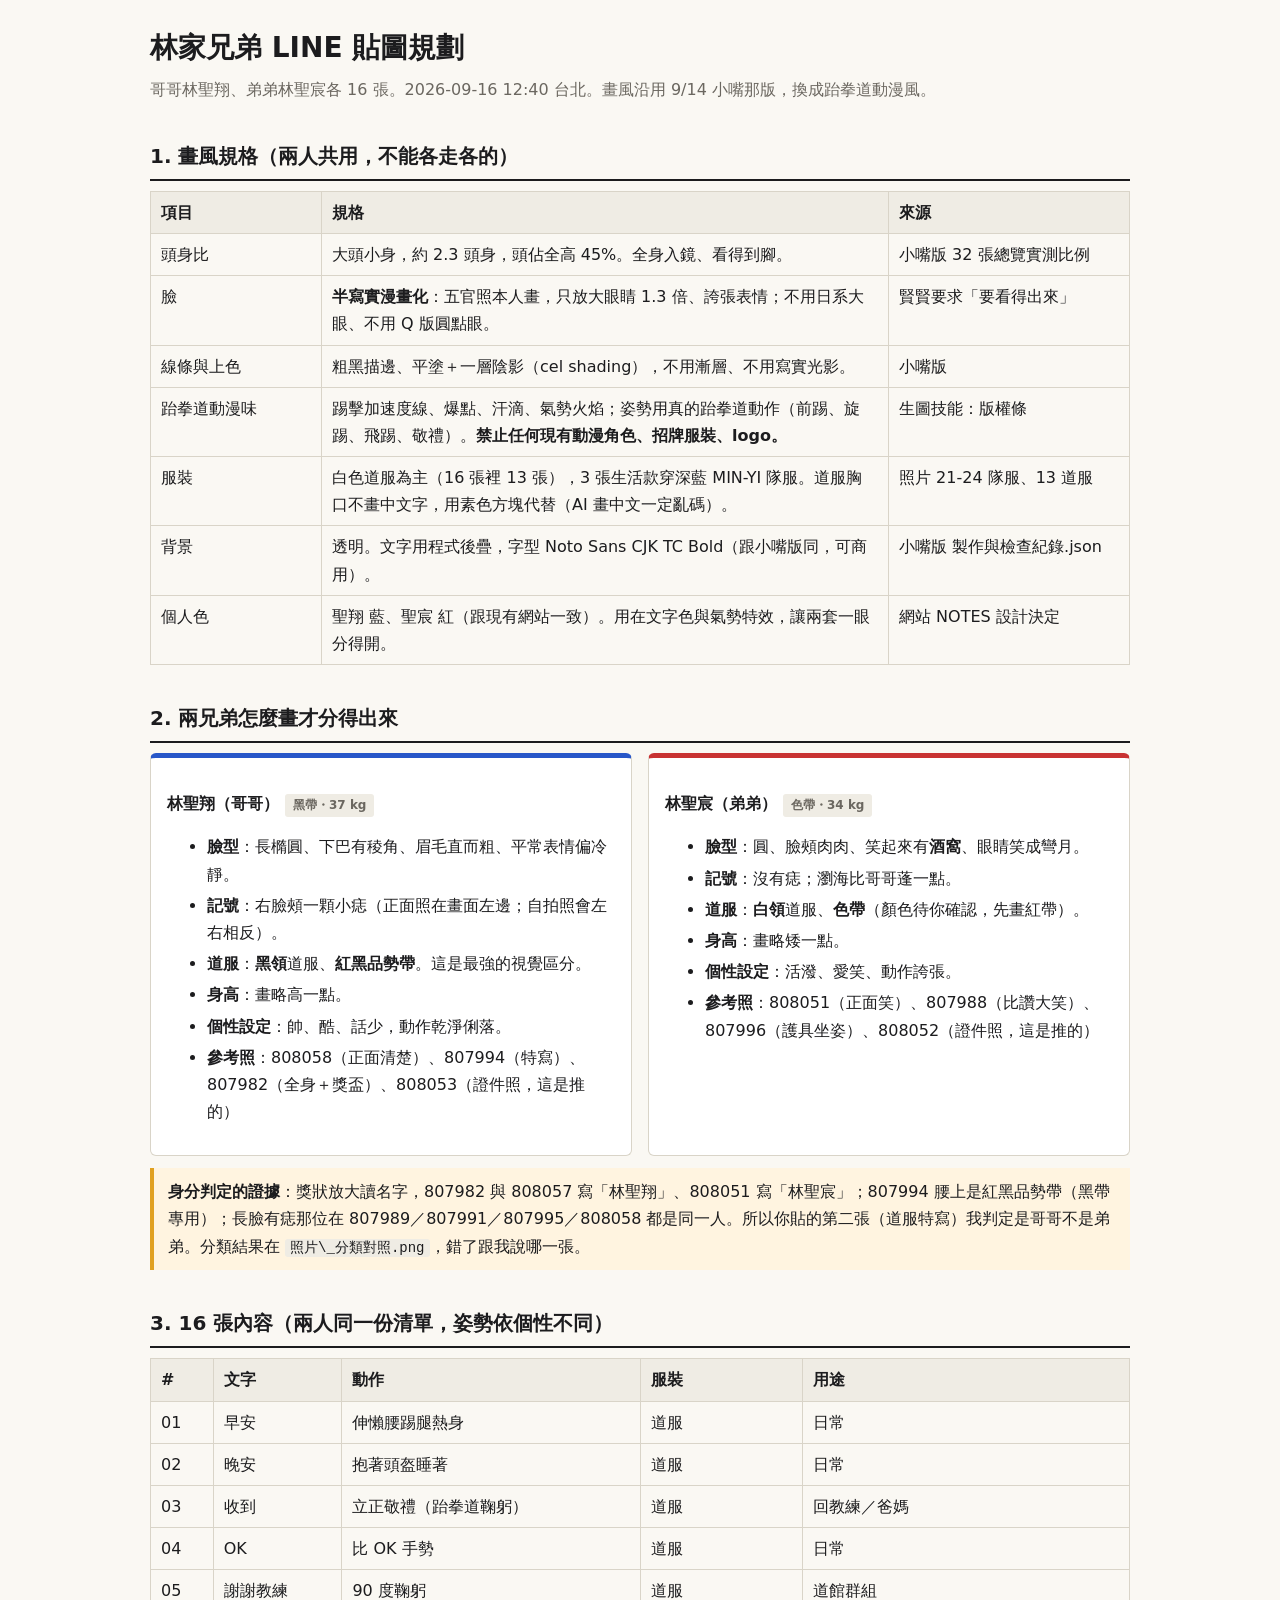
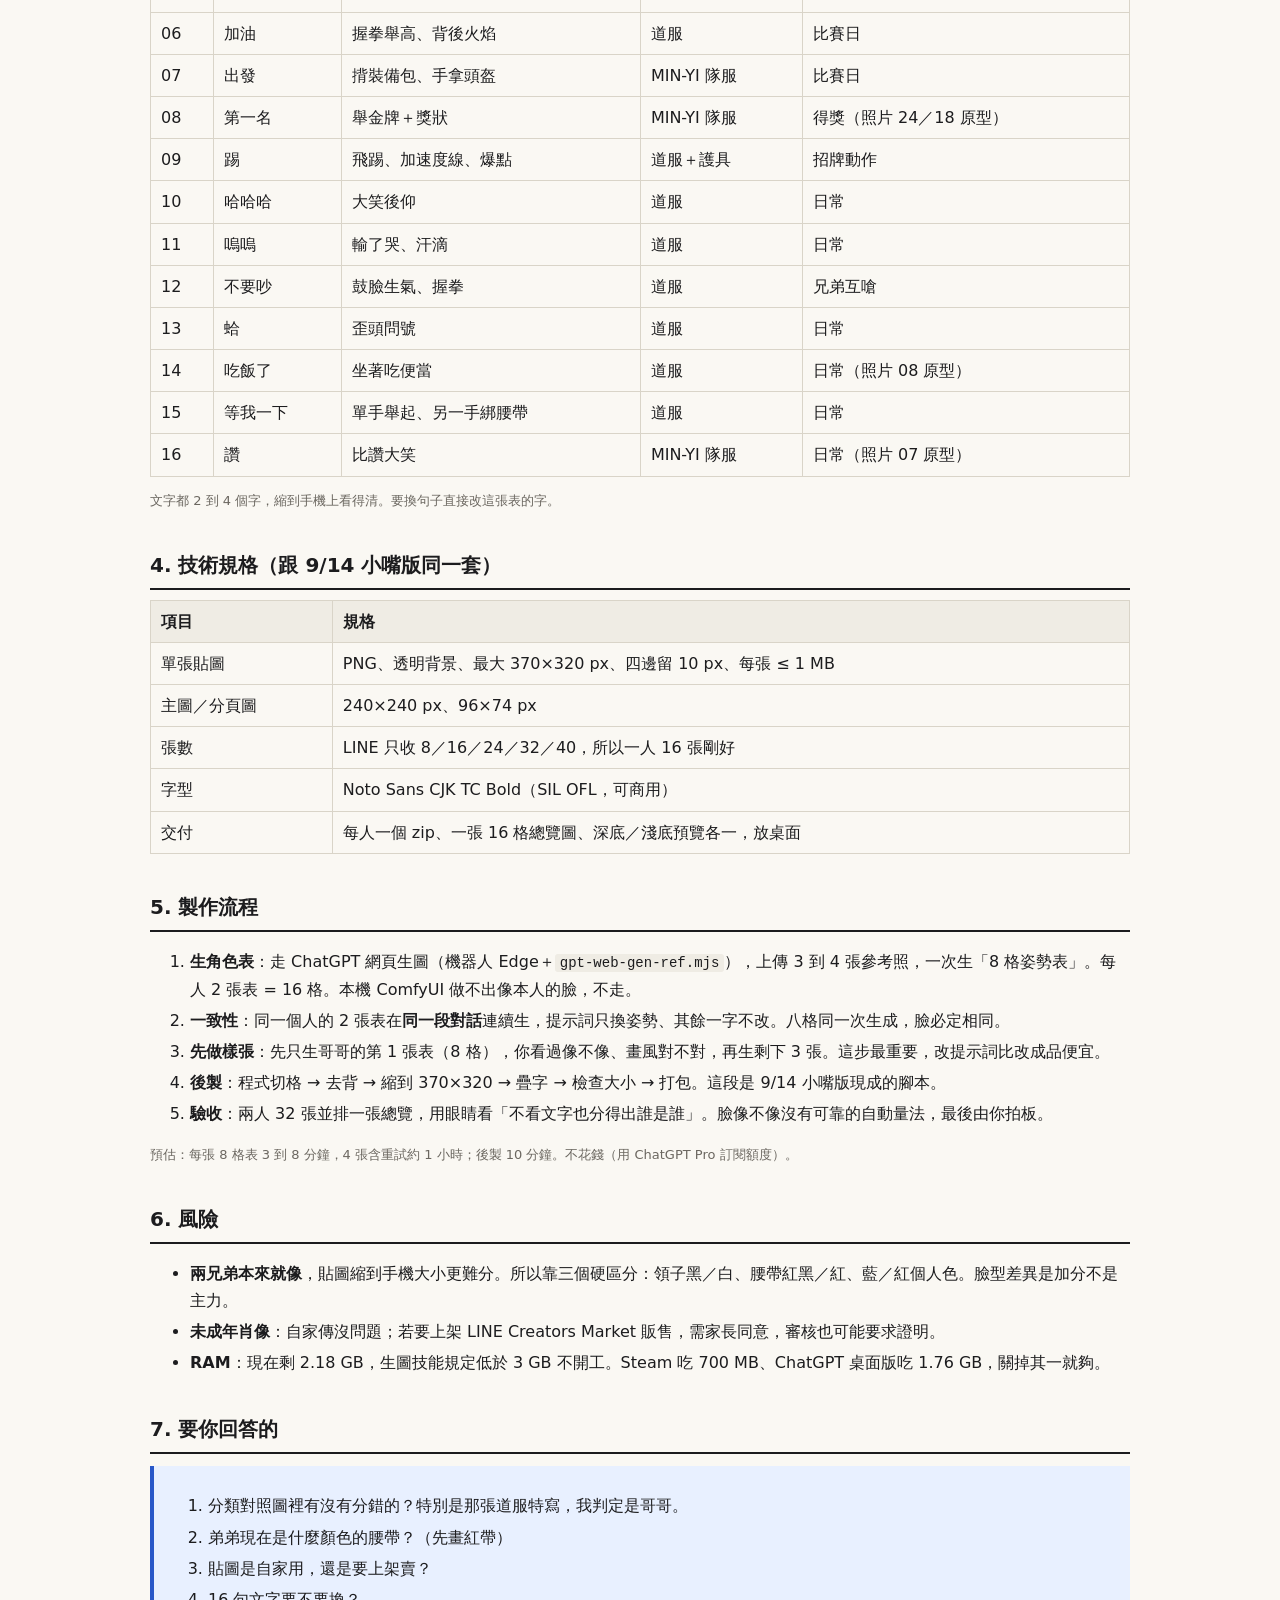
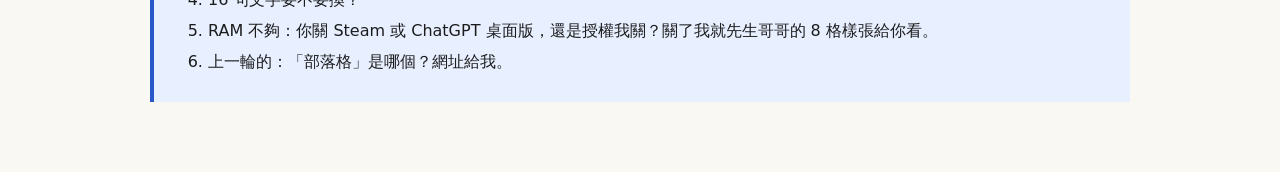
<file: 貼圖/貼圖規劃.html>
<!doctype html>
<html lang="zh-Hant"><head><meta charset="utf-8"><meta name="viewport" content="width=device-width,initial-scale=1">
<title>林家兄弟 LINE 貼圖規劃</title>
<style>
:root{--ink:#1c1c1e;--paper:#faf8f3;--x:#2857c8;--c:#c83232;--line:#d9d4c8;--mute:#6b6760}
body{margin:0;background:var(--paper);color:var(--ink);font:16px/1.7 "Microsoft JhengHei","Noto Sans TC",system-ui,sans-serif;padding:24px 20px 60px}
main{max-width:980px;margin:0 auto}
h1{font-size:28px;margin:0 0 4px}h2{font-size:20px;margin:36px 0 10px;padding-bottom:6px;border-bottom:2px solid var(--ink)}
h3{font-size:16px;margin:18px 0 6px}
.sub{color:var(--mute);margin:0 0 20px}
table{border-collapse:collapse;width:100%;margin:8px 0}th,td{border:1px solid var(--line);padding:7px 10px;text-align:left;vertical-align:top}th{background:#efece4}
.two{display:grid;grid-template-columns:1fr 1fr;gap:16px}@media(max-width:700px){.two{grid-template-columns:1fr}}
.card{border:1px solid var(--line);border-radius:6px;padding:14px 16px;background:#fff}
.x{border-top:5px solid var(--x)}.c{border-top:5px solid var(--c)}
.tag{display:inline-block;font-size:12px;padding:1px 8px;border-radius:3px;background:#efece4;color:var(--mute);margin-left:6px}
.warn{background:#fff4e0;border-left:4px solid #e0a020;padding:10px 14px;margin:12px 0}
.ask{background:#e8f0ff;border-left:4px solid var(--x);padding:10px 14px;margin:12px 0}
ol li,ul li{margin:4px 0}code{background:#efece4;padding:1px 5px;border-radius:3px;font-size:14px}
.ref{font-size:13px;color:var(--mute)}
</style></head><body><main>
<h1>林家兄弟 LINE 貼圖規劃</h1>
<p class="sub">哥哥林聖翔、弟弟林聖宸各 16 張。2026-09-16 12:40 台北。畫風沿用 9/14 小嘴那版，換成跆拳道動漫風。</p>

<h2>1. 畫風規格（兩人共用，不能各走各的）</h2>
<table>
<tr><th style="width:150px">項目</th><th>規格</th><th style="width:220px">來源</th></tr>
<tr><td>頭身比</td><td>大頭小身，約 2.3 頭身，頭佔全高 45%。全身入鏡、看得到腳。</td><td>小嘴版 32 張總覽實測比例</td></tr>
<tr><td>臉</td><td><b>半寫實漫畫化</b>：五官照本人畫，只放大眼睛 1.3 倍、誇張表情；不用日系大眼、不用 Q 版圓點眼。</td><td>賢賢要求「要看得出來」</td></tr>
<tr><td>線條與上色</td><td>粗黑描邊、平塗＋一層陰影（cel shading），不用漸層、不用寫實光影。</td><td>小嘴版</td></tr>
<tr><td>跆拳道動漫味</td><td>踢擊加速度線、爆點、汗滴、氣勢火焰；姿勢用真的跆拳道動作（前踢、旋踢、飛踢、敬禮）。<b>禁止任何現有動漫角色、招牌服裝、logo。</b></td><td>生圖技能：版權條</td></tr>
<tr><td>服裝</td><td>白色道服為主（16 張裡 13 張），3 張生活款穿深藍 MIN-YI 隊服。道服胸口不畫中文字，用素色方塊代替（AI 畫中文一定亂碼）。</td><td>照片 21-24 隊服、13 道服</td></tr>
<tr><td>背景</td><td>透明。文字用程式後疊，字型 Noto Sans CJK TC Bold（跟小嘴版同，可商用）。</td><td>小嘴版 製作與檢查紀錄.json</td></tr>
<tr><td>個人色</td><td>聖翔 藍、聖宸 紅（跟現有網站一致）。用在文字色與氣勢特效，讓兩套一眼分得開。</td><td>網站 NOTES 設計決定</td></tr>
</table>

<h2>2. 兩兄弟怎麼畫才分得出來</h2>
<div class="two">
<div class="card x"><h3>林聖翔（哥哥）<span class="tag">黑帶・37 kg</span></h3>
<ul>
<li><b>臉型</b>：長橢圓、下巴有稜角、眉毛直而粗、平常表情偏冷靜。</li>
<li><b>記號</b>：右臉頰一顆小痣（正面照在畫面左邊；自拍照會左右相反）。</li>
<li><b>道服</b>：<b>黑領</b>道服、<b>紅黑品勢帶</b>。這是最強的視覺區分。</li>
<li><b>身高</b>：畫略高一點。</li>
<li><b>個性設定</b>：帥、酷、話少，動作乾淨俐落。</li>
<li><b>參考照</b>：808058（正面清楚）、807994（特寫）、807982（全身＋獎盃）、808053（證件照，這是推的）</li>
</ul></div>
<div class="card c"><h3>林聖宸（弟弟）<span class="tag">色帶・34 kg</span></h3>
<ul>
<li><b>臉型</b>：圓、臉頰肉肉、笑起來有<b>酒窩</b>、眼睛笑成彎月。</li>
<li><b>記號</b>：沒有痣；瀏海比哥哥蓬一點。</li>
<li><b>道服</b>：<b>白領</b>道服、<b>色帶</b>（顏色待你確認，先畫紅帶）。</li>
<li><b>身高</b>：畫略矮一點。</li>
<li><b>個性設定</b>：活潑、愛笑、動作誇張。</li>
<li><b>參考照</b>：808051（正面笑）、807988（比讚大笑）、807996（護具坐姿）、808052（證件照，這是推的）</li>
</ul></div>
</div>
<div class="warn"><b>身分判定的證據</b>：獎狀放大讀名字，807982 與 808057 寫「林聖翔」、808051 寫「林聖宸」；807994 腰上是紅黑品勢帶（黑帶專用）；長臉有痣那位在 807989／807991／807995／808058 都是同一人。所以你貼的第二張（道服特寫）我判定是哥哥不是弟弟。分類結果在 <code>照片\_分類對照.png</code>，錯了跟我說哪一張。</div>

<h2>3. 16 張內容（兩人同一份清單，姿勢依個性不同）</h2>
<table>
<tr><th>#</th><th>文字</th><th>動作</th><th>服裝</th><th>用途</th></tr>
<tr><td>01</td><td>早安</td><td>伸懶腰踢腿熱身</td><td>道服</td><td>日常</td></tr>
<tr><td>02</td><td>晚安</td><td>抱著頭盔睡著</td><td>道服</td><td>日常</td></tr>
<tr><td>03</td><td>收到</td><td>立正敬禮（跆拳道鞠躬）</td><td>道服</td><td>回教練／爸媽</td></tr>
<tr><td>04</td><td>OK</td><td>比 OK 手勢</td><td>道服</td><td>日常</td></tr>
<tr><td>05</td><td>謝謝教練</td><td>90 度鞠躬</td><td>道服</td><td>道館群組</td></tr>
<tr><td>06</td><td>加油</td><td>握拳舉高、背後火焰</td><td>道服</td><td>比賽日</td></tr>
<tr><td>07</td><td>出發</td><td>揹裝備包、手拿頭盔</td><td>MIN-YI 隊服</td><td>比賽日</td></tr>
<tr><td>08</td><td>第一名</td><td>舉金牌＋獎狀</td><td>MIN-YI 隊服</td><td>得獎（照片 24／18 原型）</td></tr>
<tr><td>09</td><td>踢</td><td>飛踢、加速度線、爆點</td><td>道服＋護具</td><td>招牌動作</td></tr>
<tr><td>10</td><td>哈哈哈</td><td>大笑後仰</td><td>道服</td><td>日常</td></tr>
<tr><td>11</td><td>嗚嗚</td><td>輸了哭、汗滴</td><td>道服</td><td>日常</td></tr>
<tr><td>12</td><td>不要吵</td><td>鼓臉生氣、握拳</td><td>道服</td><td>兄弟互嗆</td></tr>
<tr><td>13</td><td>蛤</td><td>歪頭問號</td><td>道服</td><td>日常</td></tr>
<tr><td>14</td><td>吃飯了</td><td>坐著吃便當</td><td>道服</td><td>日常（照片 08 原型）</td></tr>
<tr><td>15</td><td>等我一下</td><td>單手舉起、另一手綁腰帶</td><td>道服</td><td>日常</td></tr>
<tr><td>16</td><td>讚</td><td>比讚大笑</td><td>MIN-YI 隊服</td><td>日常（照片 07 原型）</td></tr>
</table>
<p class="ref">文字都 2 到 4 個字，縮到手機上看得清。要換句子直接改這張表的字。</p>

<h2>4. 技術規格（跟 9/14 小嘴版同一套）</h2>
<table>
<tr><th>項目</th><th>規格</th></tr>
<tr><td>單張貼圖</td><td>PNG、透明背景、最大 370×320 px、四邊留 10 px、每張 ≤ 1 MB</td></tr>
<tr><td>主圖／分頁圖</td><td>240×240 px、96×74 px</td></tr>
<tr><td>張數</td><td>LINE 只收 8／16／24／32／40，所以一人 16 張剛好</td></tr>
<tr><td>字型</td><td>Noto Sans CJK TC Bold（SIL OFL，可商用）</td></tr>
<tr><td>交付</td><td>每人一個 zip、一張 16 格總覽圖、深底／淺底預覽各一，放桌面</td></tr>
</table>

<h2>5. 製作流程</h2>
<ol>
<li><b>生角色表</b>：走 ChatGPT 網頁生圖（機器人 Edge＋<code>gpt-web-gen-ref.mjs</code>），上傳 3 到 4 張參考照，一次生「8 格姿勢表」。每人 2 張表 = 16 格。本機 ComfyUI 做不出像本人的臉，不走。</li>
<li><b>一致性</b>：同一個人的 2 張表在<b>同一段對話</b>連續生，提示詞只換姿勢、其餘一字不改。八格同一次生成，臉必定相同。</li>
<li><b>先做樣張</b>：先只生哥哥的第 1 張表（8 格），你看過像不像、畫風對不對，再生剩下 3 張。這步最重要，改提示詞比改成品便宜。</li>
<li><b>後製</b>：程式切格 → 去背 → 縮到 370×320 → 疊字 → 檢查大小 → 打包。這段是 9/14 小嘴版現成的腳本。</li>
<li><b>驗收</b>：兩人 32 張並排一張總覽，用眼睛看「不看文字也分得出誰是誰」。臉像不像沒有可靠的自動量法，最後由你拍板。</li>
</ol>
<p class="ref">預估：每張 8 格表 3 到 8 分鐘，4 張含重試約 1 小時；後製 10 分鐘。不花錢（用 ChatGPT Pro 訂閱額度）。</p>

<h2>6. 風險</h2>
<ul>
<li><b>兩兄弟本來就像</b>，貼圖縮到手機大小更難分。所以靠三個硬區分：領子黑／白、腰帶紅黑／紅、藍／紅個人色。臉型差異是加分不是主力。</li>
<li><b>未成年肖像</b>：自家傳沒問題；若要上架 LINE Creators Market 販售，需家長同意，審核也可能要求證明。</li>
<li><b>RAM</b>：現在剩 2.18 GB，生圖技能規定低於 3 GB 不開工。Steam 吃 700 MB、ChatGPT 桌面版吃 1.76 GB，關掉其一就夠。</li>
</ul>

<h2>7. 要你回答的</h2>
<div class="ask"><ol>
<li>分類對照圖裡有沒有分錯的？特別是那張道服特寫，我判定是哥哥。</li>
<li>弟弟現在是什麼顏色的腰帶？（先畫紅帶）</li>
<li>貼圖是自家用，還是要上架賣？</li>
<li>16 句文字要不要換？</li>
<li>RAM 不夠：你關 Steam 或 ChatGPT 桌面版，還是授權我關？關了我就先生哥哥的 8 格樣張給你看。</li>
<li>上一輪的：「部落格」是哪個？網址給我。</li>
</ol></div>
</main></body></html>
</file>
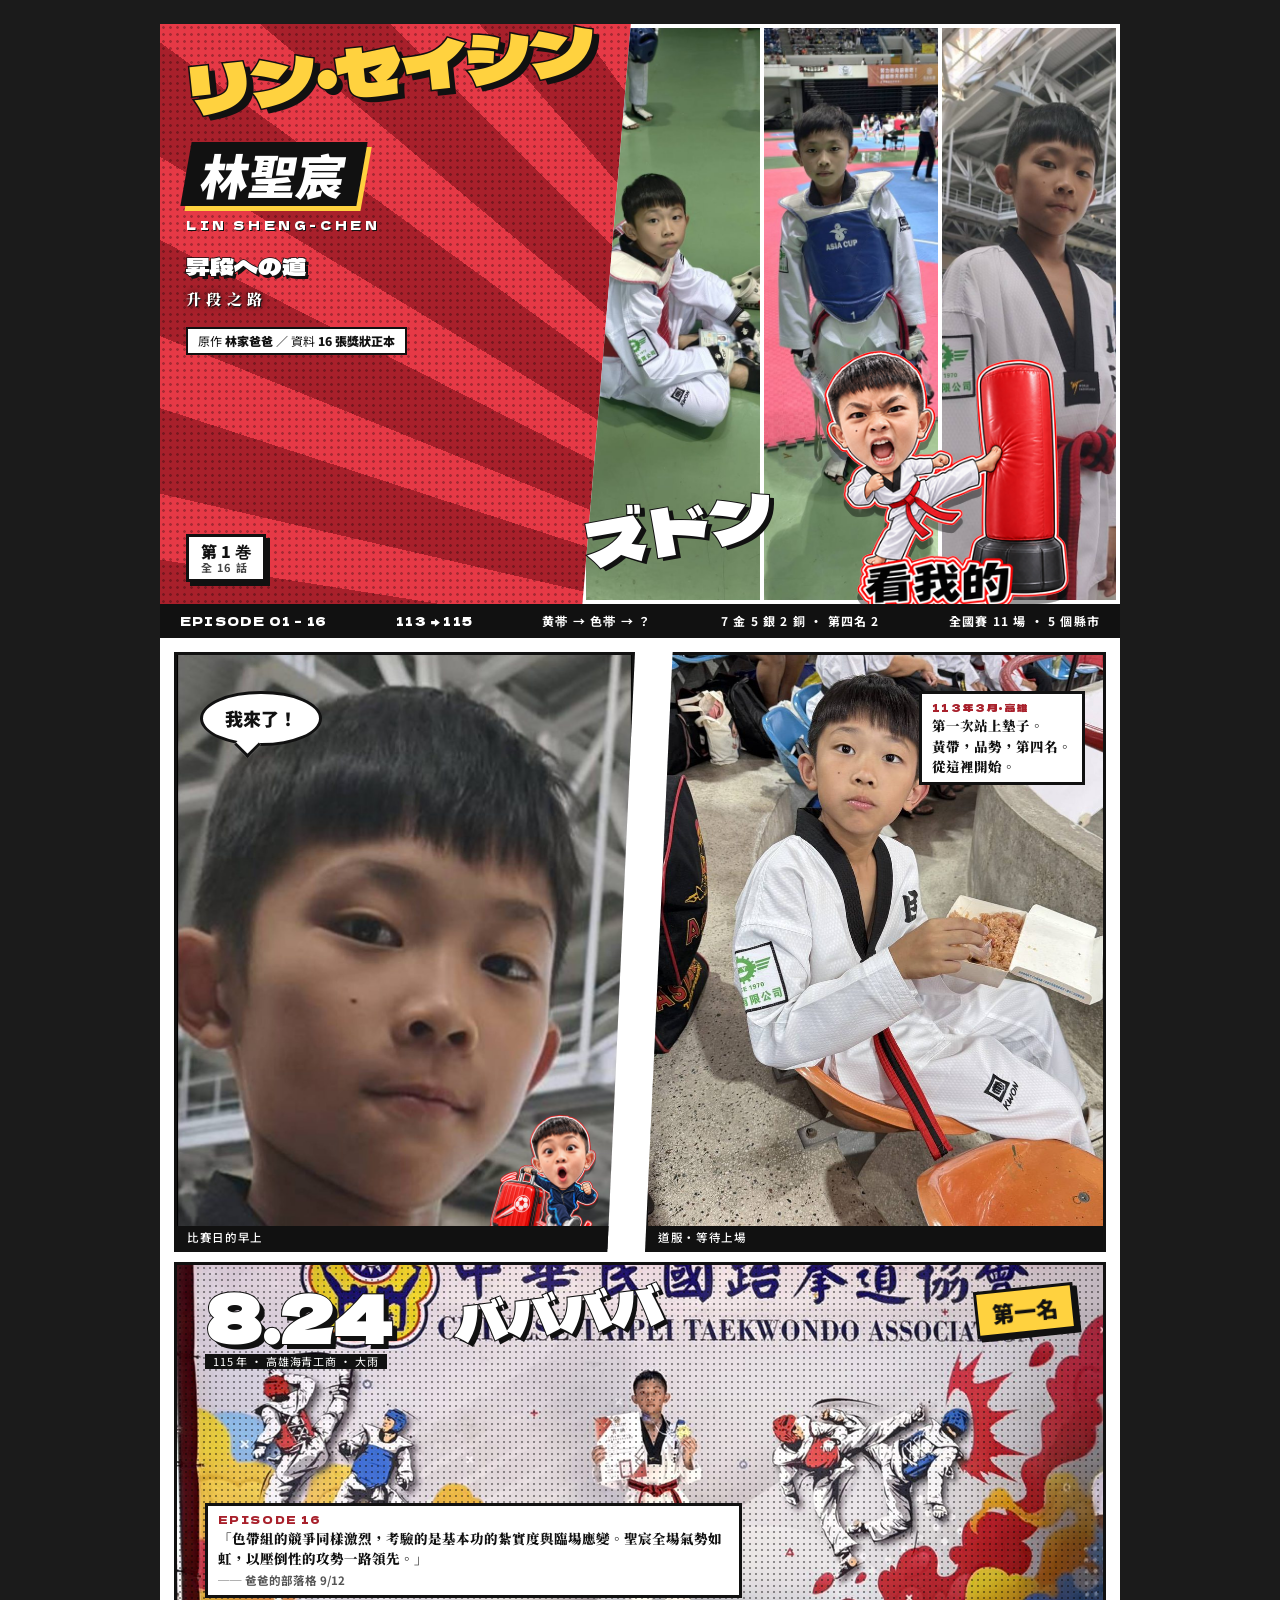
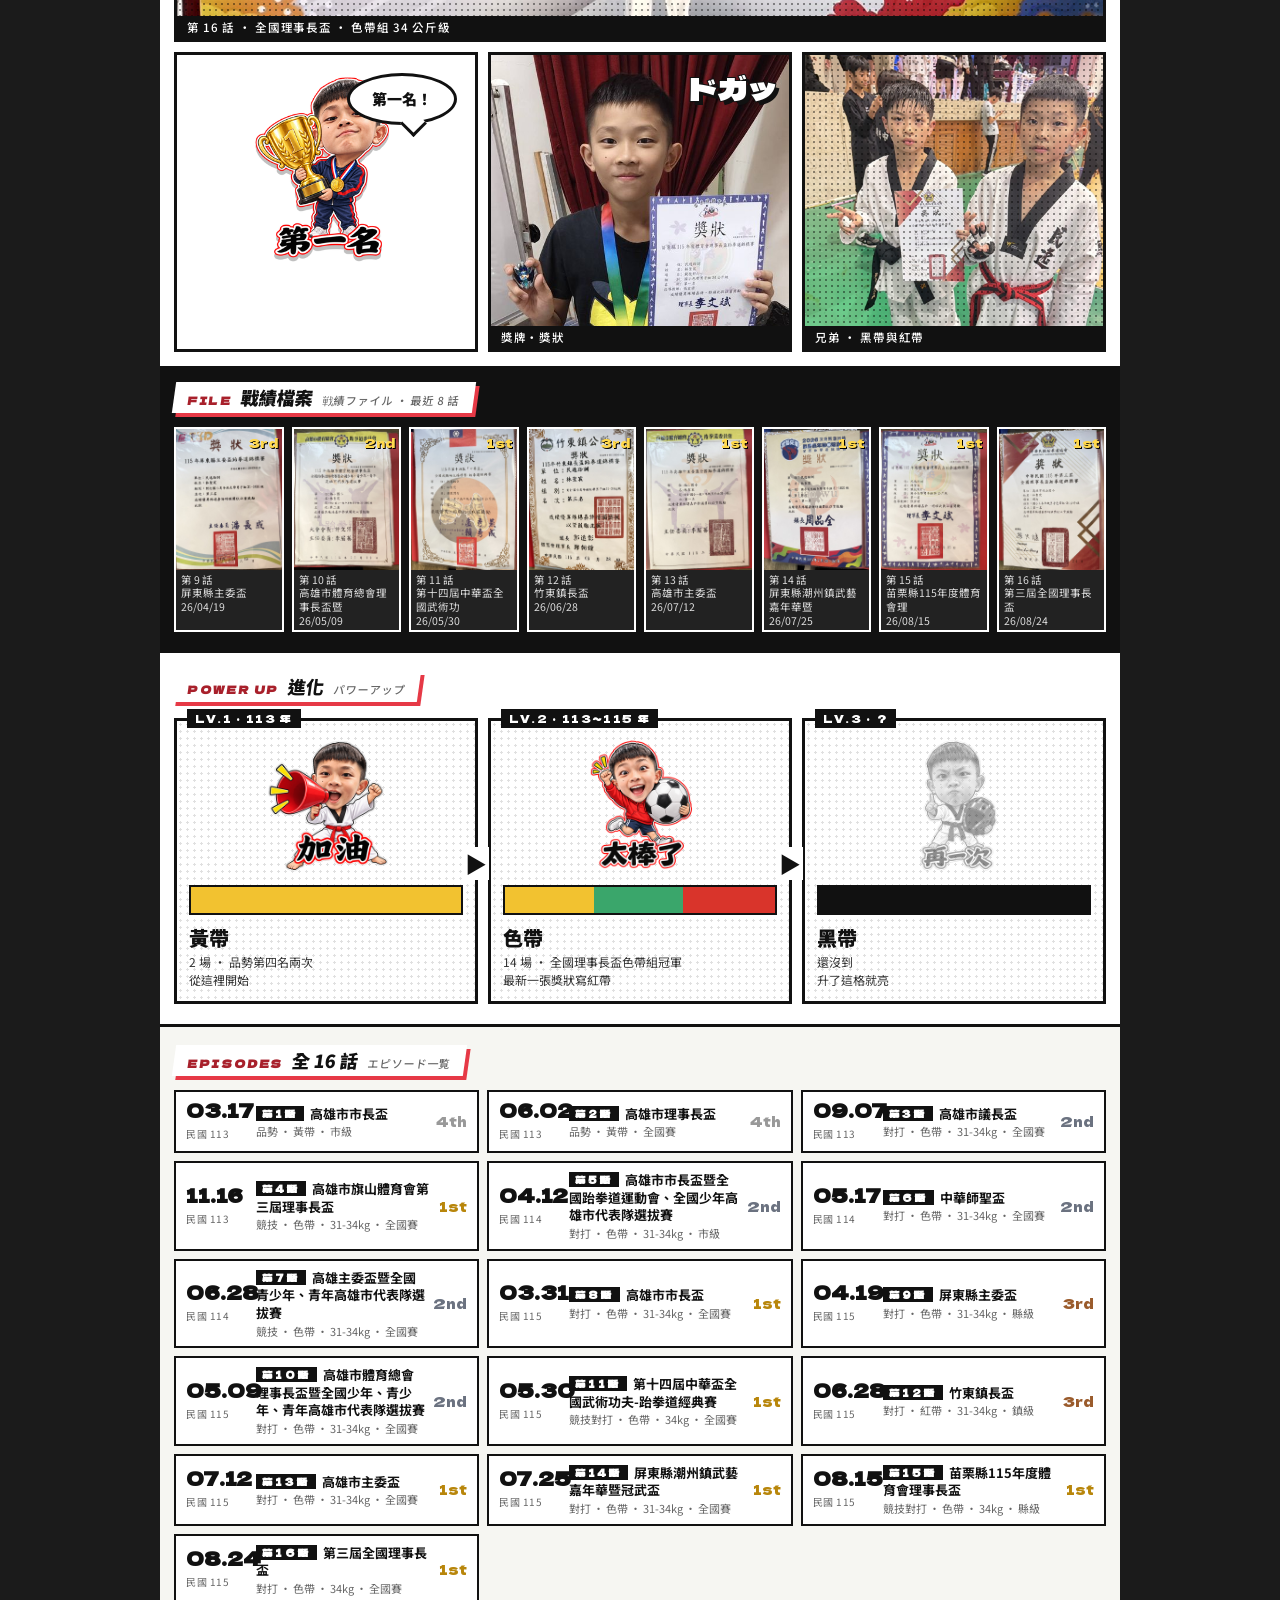
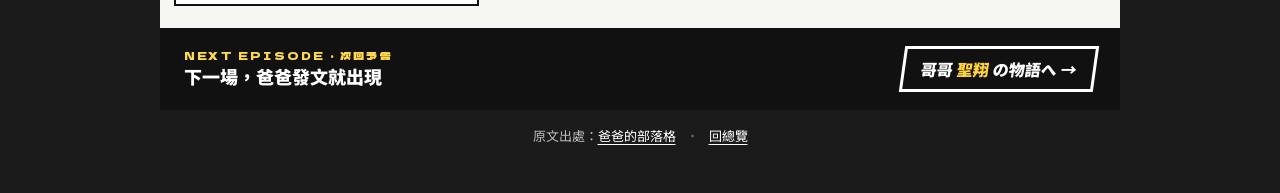
<file: docs/story/chen.html>
<!doctype html>
<html lang="zh-Hant-TW">
<head>
<meta charset="utf-8">
<meta name="viewport" content="width=device-width,initial-scale=1">
<title>林聖宸の物語：升段之路｜林家兄弟跆拳道</title>
<meta name="description" content="弟弟林聖宸的跆拳道故事，漫畫版。從民國 113 年黃帶品勢第四名起步，到 115 年全國理事長盃色帶組冠軍：16 張獎狀正本、全 16 話，7 金 5 銀 2 銅。">
<meta property="og:title" content="林聖宸の物語：升段之路｜林家兄弟跆拳道">
<meta property="og:description" content="弟弟林聖宸的跆拳道故事，漫畫版。從民國 113 年黃帶品勢第四名起步，到 115 年全國理事長盃色帶組冠軍：16 張獎狀正本、全 16 話，7 金 5 銀 2 銅。">
<meta property="og:type" content="article">
<meta property="og:image" content="https://ruru02044567.github.io/lin-brothers-taekwondo/story/img/c-hero-1.jpg">
<meta property="og:url" content="https://ruru02044567.github.io/lin-brothers-taekwondo/story/chen.html">
<meta name="robots" content="index,follow">
<link rel="canonical" href="https://ruru02044567.github.io/lin-brothers-taekwondo/story/chen.html">
<link rel="preconnect" href="https://fonts.gstatic.com" crossorigin>
<link rel="stylesheet" href="https://fonts.googleapis.com/css2?family=Dela+Gothic+One&family=Noto+Sans+TC:wght@400;500;700;900&family=Noto+Serif+TC:wght@700;900&display=swap">
<style>
*{box-sizing:border-box}
html{background:#1b1b1b}
body{margin:0;padding:0 0 32px;background:#1b1b1b;color:#111;font-family:"Noto Sans TC","PingFang TC","Microsoft JhengHei",system-ui,sans-serif;font-size:16px;line-height:1.5;-webkit-text-size-adjust:100%}
.lb-story{max-width:960px;margin:0 auto}
.lb-foot{color:#bbb;font-size:13px;padding:14px 16px;text-align:center;line-height:1.8}
.lb-foot a{color:#fff;text-decoration:underline;text-underline-offset:3px}
.lb-foot .sep{margin:0 10px;color:#666}
@media (min-width:961px){.lb-story{margin-top:24px}}
/* ===== 漫畫頁（哥哥、弟弟共用，靠 --c --cd --cl 換色）===== */
.manga{display:block;background:#fff;color:#111;font-family:"Noto Sans TC",sans-serif;overflow:hidden}
.main{min-width:0}
.tone{position:absolute;inset:0;background:radial-gradient(circle,rgba(0,0,0,.40) 1.1px,transparent 1.5px) 0 0/6px 6px;mix-blend-mode:multiply;pointer-events:none}
.sfx{font-family:"Dela Gothic One","Noto Sans TC",sans-serif;color:#fff;-webkit-text-stroke:2px #111;paint-order:stroke fill;text-shadow:4px 4px 0 #111;line-height:1;pointer-events:none}
/* 扉頁：テコンダー朴式 */
.tobira{position:relative;min-height:580px;overflow:hidden;background:var(--cd)}
.burst{position:absolute;inset:-30%;background:repeating-conic-gradient(from 0deg at 78% 92%,var(--c) 0 4deg,var(--cd) 4deg 9deg)}
.tobira .tone{background:radial-gradient(circle,rgba(0,0,0,.28) 1.1px,transparent 1.6px) 0 0/7px 7px}
.col{position:absolute;right:0;top:0;width:56%;height:100%;display:grid;grid-template-columns:1fr 1fr 1fr;gap:4px;background:#fff;padding:4px;clip-path:polygon(9% 0,100% 0,100% 100%,0 100%)}
.col img{width:100%;height:100%;object-fit:cover;display:block}
.hero-stk{position:absolute;right:2%;bottom:-3%;width:34%;max-width:330px;z-index:4;filter:drop-shadow(0 0 0 #fff) drop-shadow(0 8px 0 rgba(0,0,0,.4))}
.ttl{position:absolute;left:26px;top:30px;z-index:5;max-width:52%}
.kana{font-family:"Dela Gothic One","Noto Sans TC",sans-serif;font-size:clamp(34px,5.2vw,66px);line-height:1;color:var(--cl);-webkit-text-stroke:3px #111;paint-order:stroke fill;text-shadow:6px 6px 0 #111;transform:rotate(-6deg);transform-origin:left;letter-spacing:-.02em;white-space:nowrap}
.cn{display:inline-block;margin-top:22px;background:#111;color:#fff;font-weight:900;font-size:clamp(30px,4vw,48px);line-height:1;padding:8px 16px;transform:skew(-10deg);box-shadow:5px 5px 0 var(--cl)}
.en{font-family:"Dela Gothic One","Noto Sans TC",sans-serif;font-size:12px;letter-spacing:.3em;color:#fff;margin-top:10px;text-shadow:1px 1px 0 #111}
.tag{margin-top:14px;font-family:"Dela Gothic One","Noto Sans TC",sans-serif;font-size:24px;color:#fff;-webkit-text-stroke:1.5px #111;paint-order:stroke fill;text-shadow:3px 3px 0 #111}
.tag small{display:block;font-family:"Noto Serif TC",serif;font-weight:900;font-size:15px;letter-spacing:.35em;color:#fff;-webkit-text-stroke:0;text-shadow:1px 1px 0 #111,0 0 6px #000;margin-top:4px}
.credit{margin-top:16px;display:inline-block;background:#fff;color:#111;font-size:12px;padding:3px 10px;border:2px solid #111}
.credit b{font-weight:900}
.vol{position:absolute;left:26px;bottom:22px;z-index:5;background:#fff;border:3px solid #111;padding:6px 12px;font-weight:900;font-size:16px;line-height:1.1;box-shadow:4px 4px 0 #111}
.vol small{display:block;font-size:11px;color:#444;font-weight:700;letter-spacing:.1em}
.tobira .sfx.big{position:absolute;left:44%;bottom:8%;font-size:clamp(36px,5vw,64px);transform:rotate(-10deg);z-index:3}
.bar{background:#111;color:#fff;font-size:12px;letter-spacing:.1em;padding:8px 20px;display:flex;justify-content:space-between;gap:10px 18px;flex-wrap:wrap;font-family:"Dela Gothic One","Noto Sans TC",sans-serif}
.bar span:nth-child(3),.bar span:nth-child(4),.bar span:nth-child(5){font-family:"Noto Sans TC",sans-serif;font-weight:700}
/* 分鏡頁 */
.mp{padding:14px;background:#fff;display:grid;grid-template-columns:repeat(6,1fr);gap:10px}
.pn{position:relative;border:3px solid #111;background:#eee;overflow:hidden;min-height:170px}
.pn img.ph{position:absolute;inset:0;width:100%;height:100%;object-fit:cover}
.pn.color img.ph{filter:none}
.pn .cap{position:absolute;left:0;right:0;bottom:0;background:#111;color:#fff;font-size:11.5px;padding:3px 10px;letter-spacing:.06em;font-weight:500;z-index:5}
.nar{position:absolute;background:#fff;border:3px solid #111;padding:6px 10px;font-family:"Noto Serif TC",serif;font-weight:900;font-size:13.5px;line-height:1.5;max-width:70%;z-index:3}
.nar small{display:block;font-family:"Dela Gothic One","Noto Sans TC",sans-serif;font-weight:400;font-size:10.5px;letter-spacing:.15em;color:var(--cd)}
.nar .by{font-family:"Noto Sans TC",sans-serif;font-weight:700;font-size:11.5px;color:#555}
.bub{position:absolute;background:#fff;border:3px solid #111;border-radius:50%;padding:14px 22px;font-weight:900;font-size:18px;line-height:1.2;z-index:3;text-align:center;white-space:nowrap}
.bub::after{content:"";position:absolute;width:16px;height:16px;background:#fff;border:3px solid #111;border-top:0;border-left:0;transform:rotate(45deg);bottom:-11px;left:30%}
.bub.l::after{left:auto;right:30%}
.stk{position:absolute;z-index:4;filter:drop-shadow(0 4px 0 rgba(0,0,0,.35))}
.pn .sfx{position:absolute;z-index:3;font-size:40px}
.stamp{position:absolute;z-index:4;font-weight:900;background:var(--cl);color:#111;border:3px solid #111;padding:4px 14px;font-size:22px;transform:rotate(-6deg);box-shadow:4px 4px 0 #111}
.date{position:absolute;left:3%;top:5%;z-index:4;line-height:1}
.date b{font-family:"Dela Gothic One","Noto Sans TC",sans-serif;font-size:64px;color:#fff;-webkit-text-stroke:2px #111;paint-order:stroke fill;text-shadow:5px 5px 0 #111}
.date small{display:block;background:#111;color:#fff;font-size:11px;padding:2px 8px;margin-top:6px;letter-spacing:.08em;width:max-content}
.pA{grid-column:1/4;min-height:600px;clip-path:polygon(0 0,100% 0,94% 100%,0 100%)}
.pB{grid-column:4/7;min-height:600px;clip-path:polygon(6% 0,100% 0,100% 100%,0 100%)}
.pC{grid-column:1/7;min-height:380px}
.pD{grid-column:1/3;background:#fff;min-height:300px}
.pE{grid-column:3/5;min-height:300px}
.pF{grid-column:5/7;min-height:300px}
.pD .stk{position:static;display:block;width:76%;margin:14px auto 0;filter:drop-shadow(0 4px 0 rgba(0,0,0,.25))}
/* 檔案、進化、目次 */
.file{background:#111;padding:16px 14px 18px;color:#fff}
.file .h,.evo .h,.toc .h{display:inline-block;font-weight:900;font-size:18px;background:#fff;color:#111;padding:2px 14px;transform:skew(-8deg);box-shadow:4px 4px 0 var(--c)}
.file .h i,.evo .h i,.toc .h i{font-style:normal;font-family:"Dela Gothic One","Noto Sans TC",sans-serif;font-size:11px;letter-spacing:.15em;color:var(--cd);margin-right:8px}
.file .h small,.evo .h small,.toc .h small{font-size:11px;color:#666;margin-left:10px;font-weight:500;letter-spacing:.08em}
.strip8{display:grid;grid-template-columns:repeat(8,1fr);gap:8px;margin-top:14px}
.strip8 figure{margin:0;position:relative;border:2px solid #fff;background:#222}
.strip8 img{width:100%;aspect-ratio:3/4;object-fit:cover;display:block}
.strip8 figcaption{font-size:10.5px;padding:3px 5px;line-height:1.3;color:#ddd}
.strip8 .r{position:absolute;top:4px;right:4px;font-family:"Dela Gothic One","Noto Sans TC",sans-serif;font-size:13px;color:#ffd84d;text-shadow:1px 1px 0 #000}
.evo{padding:18px 14px 20px;background:#fff;border-top:3px solid #111}
.evo3{display:grid;grid-template-columns:repeat(3,1fr);gap:10px;margin-top:16px}
.evo3 div{position:relative;border:3px solid #111;padding:14px 12px 12px;background:radial-gradient(circle,rgba(0,0,0,.12) 1px,transparent 1.4px) 0 0/7px 7px}
.evo3 img{width:60%;display:block;margin:0 auto}
.evo3 .belt{height:12px;border:2px solid #111;margin-top:8px}
.evo3 .belt.y{background:#f2c230}.evo3 .belt.r{background:linear-gradient(90deg,#f2c230 0 33%,#3aa66b 33% 66%,#d9342b 66%)}.evo3 .belt.k{background:#111}
.evo3 b{display:block;font-size:20px;font-weight:900;margin-top:8px}
.evo3 small{font-size:12px;color:#333;display:block;line-height:1.5}
.evo3 .lv{position:absolute;top:-12px;left:10px;background:#111;color:#fff;font-family:"Dela Gothic One","Noto Sans TC",sans-serif;font-size:11px;padding:1px 8px;letter-spacing:.15em}
.evo3 .arrow{position:absolute;right:-14px;top:45%;font-size:22px;font-weight:900;z-index:2;background:#fff;padding:0 2px}
.toc{padding:18px 14px 22px;background:#f6f6f2;border-top:3px solid #111;color:#111}
.ecs{display:grid;grid-template-columns:repeat(auto-fill,minmax(250px,1fr));gap:8px;margin-top:14px}
.ec{display:grid;grid-template-columns:62px 1fr auto;gap:8px;align-items:center;background:#fff;border:2px solid #111;padding:8px 10px}
.ed b{font-family:"Dela Gothic One","Noto Sans TC",sans-serif;font-size:19px;line-height:1;display:block}
.ed small{font-size:10px;color:#666;letter-spacing:.05em}
.et{font-size:13px;font-weight:700;line-height:1.35}
.et .en{font-size:10px;background:#111;color:#fff;padding:0 6px;margin-right:6px;font-weight:900;vertical-align:1px}
.et small{display:block;font-weight:400;color:#666;font-size:11px;margin-top:2px}
.er{font-family:"Dela Gothic One","Noto Sans TC",sans-serif;font-size:14px;color:#999}
.er.g{color:#b8860b}.er.s{color:#6b7280}.er.b{color:#9a5b2c}
.next{background:#111;color:#fff;padding:18px 24px;display:grid;grid-template-columns:1fr auto;gap:12px;align-items:center}
.next b{font-size:18px;font-weight:900}
.next small{display:block;font-family:"Dela Gothic One","Noto Sans TC",sans-serif;font-size:11px;letter-spacing:.2em;color:#ffd84d}
.next .go{text-decoration:none;display:inline-block;border:3px solid #fff;padding:8px 16px;font-weight:900;color:#fff;transform:skew(-8deg)}
.next .go span{color:var(--cl)}
.next .go:hover{background:#fff;color:#111}.next .go:hover span{color:var(--cd)}
@media (max-width:820px){
  .tobira{min-height:0}.col{position:relative;width:100%;height:260px;clip-path:none;padding:0;gap:3px}
  .hero-stk{right:4px;bottom:auto;top:110px;width:40%}
  .ttl{position:relative;left:0;top:0;max-width:100%;padding:18px 16px 70px}.kana{white-space:normal;font-size:40px}
  .vol{left:16px;bottom:14px}.tobira .sfx.big{left:auto;right:12px;bottom:14px;font-size:40px}
  .mp{grid-template-columns:1fr 1fr}.pA,.pB{grid-column:span 2;clip-path:none;min-height:440px}.pC{grid-column:span 2;min-height:300px}.pD{grid-column:span 2}.pE,.pF{grid-column:span 1;min-height:220px}
  .date b{font-size:44px}.nar{max-width:90%}.bub{font-size:15px;padding:10px 16px}
  .strip8{grid-template-columns:repeat(4,1fr)}.evo3{grid-template-columns:1fr}.evo3 .arrow{display:none}.ecs{grid-template-columns:1fr}
  .next{grid-template-columns:1fr}
}
</style>
</head>
<body>
<main class="lb-story" id="lb-story">
<div class="manga" style="--c:#e63946;--cd:#a8202b;--cl:#ffd23f">
<div class="main">
<div class="tobira">
<div class="burst"></div><div class="tone"></div>
<div class="col"><img src="img/c-hero-1.jpg" style="object-position:50% 10%" alt="林聖宸"><img src="img/c-hero-2.jpg" style="object-position:50% 10%" alt="林聖宸"><img src="img/c-hero-3.jpg" style="object-position:50% 8%" alt="林聖宸"></div>
<img class="hero-stk" src="img/c-stk-15.png" alt="林聖宸 貼圖">
<div class="ttl">
<div class="kana">リン・セイシン</div>
<div class="cn">林聖宸</div>
<div class="en">LIN SHENG-CHEN</div>
<div class="tag">昇段への道<small>升段之路</small></div>
<div class="credit">原作 <b>林家爸爸</b> ／ 資料 <b>16 張獎狀正本</b></div>
</div>
<div class="vol">第 1 巻<small>全 16 話</small></div>
<div class="sfx big">ズドン</div>
</div>
<div class="bar"><span>EPISODE 01 – 16</span><span>113 → 115</span><span>黄帯 → 色帯 → ？</span><span>7 金 5 銀 2 銅 · 第四名 2</span><span>全國賽 11 場 · 5 個縣市</span></div>
<div class="mp">
<div class="pn pA"><img class="ph" src="img/c-panel-a.jpg" style="object-position:50% 15%" alt="林聖宸・比賽日的早上"><div class="bub" style="left:5%;top:6%">我來了！</div><img class="stk" src="img/c-stk-02.png" style="right:-2%;bottom:-3%;width:40%" alt=""><div class="cap">比賽日的早上</div></div>
<div class="pn pB"><img class="ph" src="img/c-panel-b.jpg" style="object-position:50% 12%" alt="林聖宸・道服・等待上場"><div class="nar" style="right:4%;top:6%"><small>113年3月・高雄</small>第一次站上墊子。<br>黃帶，品勢，第四名。<br>從這裡開始。</div><div class="cap">道服・等待上場</div></div>
<div class="pn pC color"><img class="ph" src="img/c-panel-c.jpg" style="object-position:50% 40%" alt="林聖宸・第 16 話 · 全國理事長盃 · 色帶組 34 公斤級" loading="lazy"><div class="tone"></div>
<div class="date"><b>8.24</b><small>115 年 · 高雄海青工商 · 大雨</small></div>
<div class="sfx" style="left:30%;top:6%;font-size:52px;transform:rotate(-5deg)">ババババ</div>
<div class="stamp" style="right:3%;top:6%">第一名</div>
<div class="nar" style="left:3%;bottom:11%;max-width:58%"><small>EPISODE 16</small>「色帶組的競爭同樣激烈，考驗的是基本功的紮實度與臨場應變。聖宸全場氣勢如虹，以壓倒性的攻勢一路領先。」<br><span class="by">── 爸爸的部落格 9/12</span></div>
<div class="cap">第 16 話 · 全國理事長盃 · 色帶組 34 公斤級</div></div>
<div class="pn pD"><img class="stk" src="img/c-stk-08.png" alt="林聖宸 貼圖" loading="lazy"><div class="bub l" style="right:6%;top:6%;font-size:15px">第一名！</div></div>
<div class="pn pE"><img class="ph" src="img/c-panel-e.jpg" style="object-position:50% 10%" alt="獎牌・獎狀" loading="lazy"><div class="sfx" style="right:4%;top:6%;font-size:30px">ドガッ</div><div class="cap">獎牌・獎狀</div></div>
<div class="pn pF color"><img class="ph" src="img/c-panel-f.jpg" style="object-position:50% 15%" alt="兄弟 · 黑帶與紅帶" loading="lazy"><div class="tone"></div><div class="cap">兄弟 · 黑帶與紅帶</div></div>
</div>
<div class="file"><span class="h"><i>FILE</i>戰績檔案<small>戦績ファイル · 最近 8 話</small></span><div class="strip8"><figure><img src="img/c-cert-C09.jpg" alt="第 9 話獎狀" loading="lazy"><span class="r">3rd</span><figcaption>第 9 話<br>屏東縣主委盃<br>26/04/19</figcaption></figure><figure><img src="img/c-cert-C10.jpg" alt="第 10 話獎狀" loading="lazy"><span class="r">2nd</span><figcaption>第 10 話<br>高雄市體育總會理事長盃暨<br>26/05/09</figcaption></figure><figure><img src="img/c-cert-C11.jpg" alt="第 11 話獎狀" loading="lazy"><span class="r">1st</span><figcaption>第 11 話<br>第十四屆中華盃全國武術功<br>26/05/30</figcaption></figure><figure><img src="img/c-cert-C12.jpg" alt="第 12 話獎狀" loading="lazy"><span class="r">3rd</span><figcaption>第 12 話<br>竹東鎮長盃<br>26/06/28</figcaption></figure><figure><img src="img/c-cert-C13.jpg" alt="第 13 話獎狀" loading="lazy"><span class="r">1st</span><figcaption>第 13 話<br>高雄市主委盃<br>26/07/12</figcaption></figure><figure><img src="img/c-cert-C14.jpg" alt="第 14 話獎狀" loading="lazy"><span class="r">1st</span><figcaption>第 14 話<br>屏東縣潮州鎮武藝嘉年華暨<br>26/07/25</figcaption></figure><figure><img src="img/c-cert-C15.jpg" alt="第 15 話獎狀" loading="lazy"><span class="r">1st</span><figcaption>第 15 話<br>苗栗縣115年度體育會理<br>26/08/15</figcaption></figure><figure><img src="img/c-cert-C16.jpg" alt="第 16 話獎狀" loading="lazy"><span class="r">1st</span><figcaption>第 16 話<br>第三屆全國理事長盃<br>26/08/24</figcaption></figure></div></div>
<div class="evo"><span class="h"><i>POWER UP</i>進化<small>パワーアップ</small></span><div class="evo3"><div><span class="lv">LV.1 · 113 年</span><img src="img/c-stk-03.png" alt="林聖宸 貼圖" loading="lazy"><div class="belt y"></div><b>黃帶</b><small>2 場 · 品勢第四名兩次<br>從這裡開始</small><span class="arrow">▶</span></div><div><span class="lv">LV.2 · 113～115 年</span><img src="img/c-stk-06.png" alt="林聖宸 貼圖" loading="lazy"><div class="belt r"></div><b>色帶</b><small>14 場 · 全國理事長盃色帶組冠軍<br>最新一張獎狀寫紅帶</small><span class="arrow">▶</span></div><div><span class="lv">LV.3 · ？</span><img src="img/c-stk-14.png" alt="林聖宸 貼圖" loading="lazy" style="filter:grayscale(1);opacity:.45"><div class="belt k"></div><b>黑帶</b><small>還沒到<br>升了這格就亮</small></div></div></div>
<div class="toc"><span class="h"><i>EPISODES</i>全 16 話<small>エピソード一覧</small></span><div class="ecs"><div class="ec"><div class="ed"><b>03.17</b><small>民國 113</small></div><div class="et"><span class="en">第1話</span>高雄市市長盃<small>品勢 · 黃帶 · 市級</small></div><div class="er ">4th</div></div><div class="ec"><div class="ed"><b>06.02</b><small>民國 113</small></div><div class="et"><span class="en">第2話</span>高雄市理事長盃<small>品勢 · 黃帶 · 全國賽</small></div><div class="er ">4th</div></div><div class="ec"><div class="ed"><b>09.07</b><small>民國 113</small></div><div class="et"><span class="en">第3話</span>高雄市議長盃<small>對打 · 色帶 · 31-34kg · 全國賽</small></div><div class="er s">2nd</div></div><div class="ec"><div class="ed"><b>11.16</b><small>民國 113</small></div><div class="et"><span class="en">第4話</span>高雄市旗山體育會第三屆理事長盃<small>競技 · 色帶 · 31-34kg · 全國賽</small></div><div class="er g">1st</div></div><div class="ec"><div class="ed"><b>04.12</b><small>民國 114</small></div><div class="et"><span class="en">第5話</span>高雄市市長盃暨全國跆拳道運動會、全國少年高雄市代表隊選拔賽<small>對打 · 色帶 · 31-34kg · 市級</small></div><div class="er s">2nd</div></div><div class="ec"><div class="ed"><b>05.17</b><small>民國 114</small></div><div class="et"><span class="en">第6話</span>中華師聖盃<small>對打 · 色帶 · 31-34kg · 全國賽</small></div><div class="er s">2nd</div></div><div class="ec"><div class="ed"><b>06.28</b><small>民國 114</small></div><div class="et"><span class="en">第7話</span>高雄主委盃暨全國青少年、青年高雄市代表隊選拔賽<small>競技 · 色帶 · 31-34kg · 全國賽</small></div><div class="er s">2nd</div></div><div class="ec"><div class="ed"><b>03.31</b><small>民國 115</small></div><div class="et"><span class="en">第8話</span>高雄市市長盃<small>對打 · 色帶 · 31-34kg · 全國賽</small></div><div class="er g">1st</div></div><div class="ec"><div class="ed"><b>04.19</b><small>民國 115</small></div><div class="et"><span class="en">第9話</span>屏東縣主委盃<small>對打 · 色帶 · 31-34kg · 縣級</small></div><div class="er b">3rd</div></div><div class="ec"><div class="ed"><b>05.09</b><small>民國 115</small></div><div class="et"><span class="en">第10話</span>高雄市體育總會理事長盃暨全國少年、青少年、青年高雄市代表隊選拔賽<small>對打 · 色帶 · 31-34kg · 全國賽</small></div><div class="er s">2nd</div></div><div class="ec"><div class="ed"><b>05.30</b><small>民國 115</small></div><div class="et"><span class="en">第11話</span>第十四屆中華盃全國武術功夫-跆拳道經典賽<small>競技對打 · 色帶 · 34kg · 全國賽</small></div><div class="er g">1st</div></div><div class="ec"><div class="ed"><b>06.28</b><small>民國 115</small></div><div class="et"><span class="en">第12話</span>竹東鎮長盃<small>對打 · 紅帶 · 31-34kg · 鎮級</small></div><div class="er b">3rd</div></div><div class="ec"><div class="ed"><b>07.12</b><small>民國 115</small></div><div class="et"><span class="en">第13話</span>高雄市主委盃<small>對打 · 色帶 · 31-34kg · 全國賽</small></div><div class="er g">1st</div></div><div class="ec"><div class="ed"><b>07.25</b><small>民國 115</small></div><div class="et"><span class="en">第14話</span>屏東縣潮州鎮武藝嘉年華暨冠武盃<small>對打 · 色帶 · 31-34kg · 全國賽</small></div><div class="er g">1st</div></div><div class="ec"><div class="ed"><b>08.15</b><small>民國 115</small></div><div class="et"><span class="en">第15話</span>苗栗縣115年度體育會理事長盃<small>競技對打 · 色帶 · 34kg · 縣級</small></div><div class="er g">1st</div></div><div class="ec"><div class="ed"><b>08.24</b><small>民國 115</small></div><div class="et"><span class="en">第16話</span>第三屆全國理事長盃<small>對打 · 色帶 · 34kg · 全國賽</small></div><div class="er g">1st</div></div></div></div>
<div class="next"><div><small>NEXT EPISODE · 次回予告</small><b>下一場，爸爸發文就出現</b></div><a class="go" href="xiang.html">哥哥 <span>聖翔</span> の物語へ →</a></div>
</div>
</div>
<footer class="lb-foot">原文出處：<a href="https://linsheng-xiang.blogspot.com/" target="_blank" rel="noopener">爸爸的部落格</a><span class="sep">·</span><a href="../index.html">回總覽</a></footer>
</main>
</body>
</html>
</file>
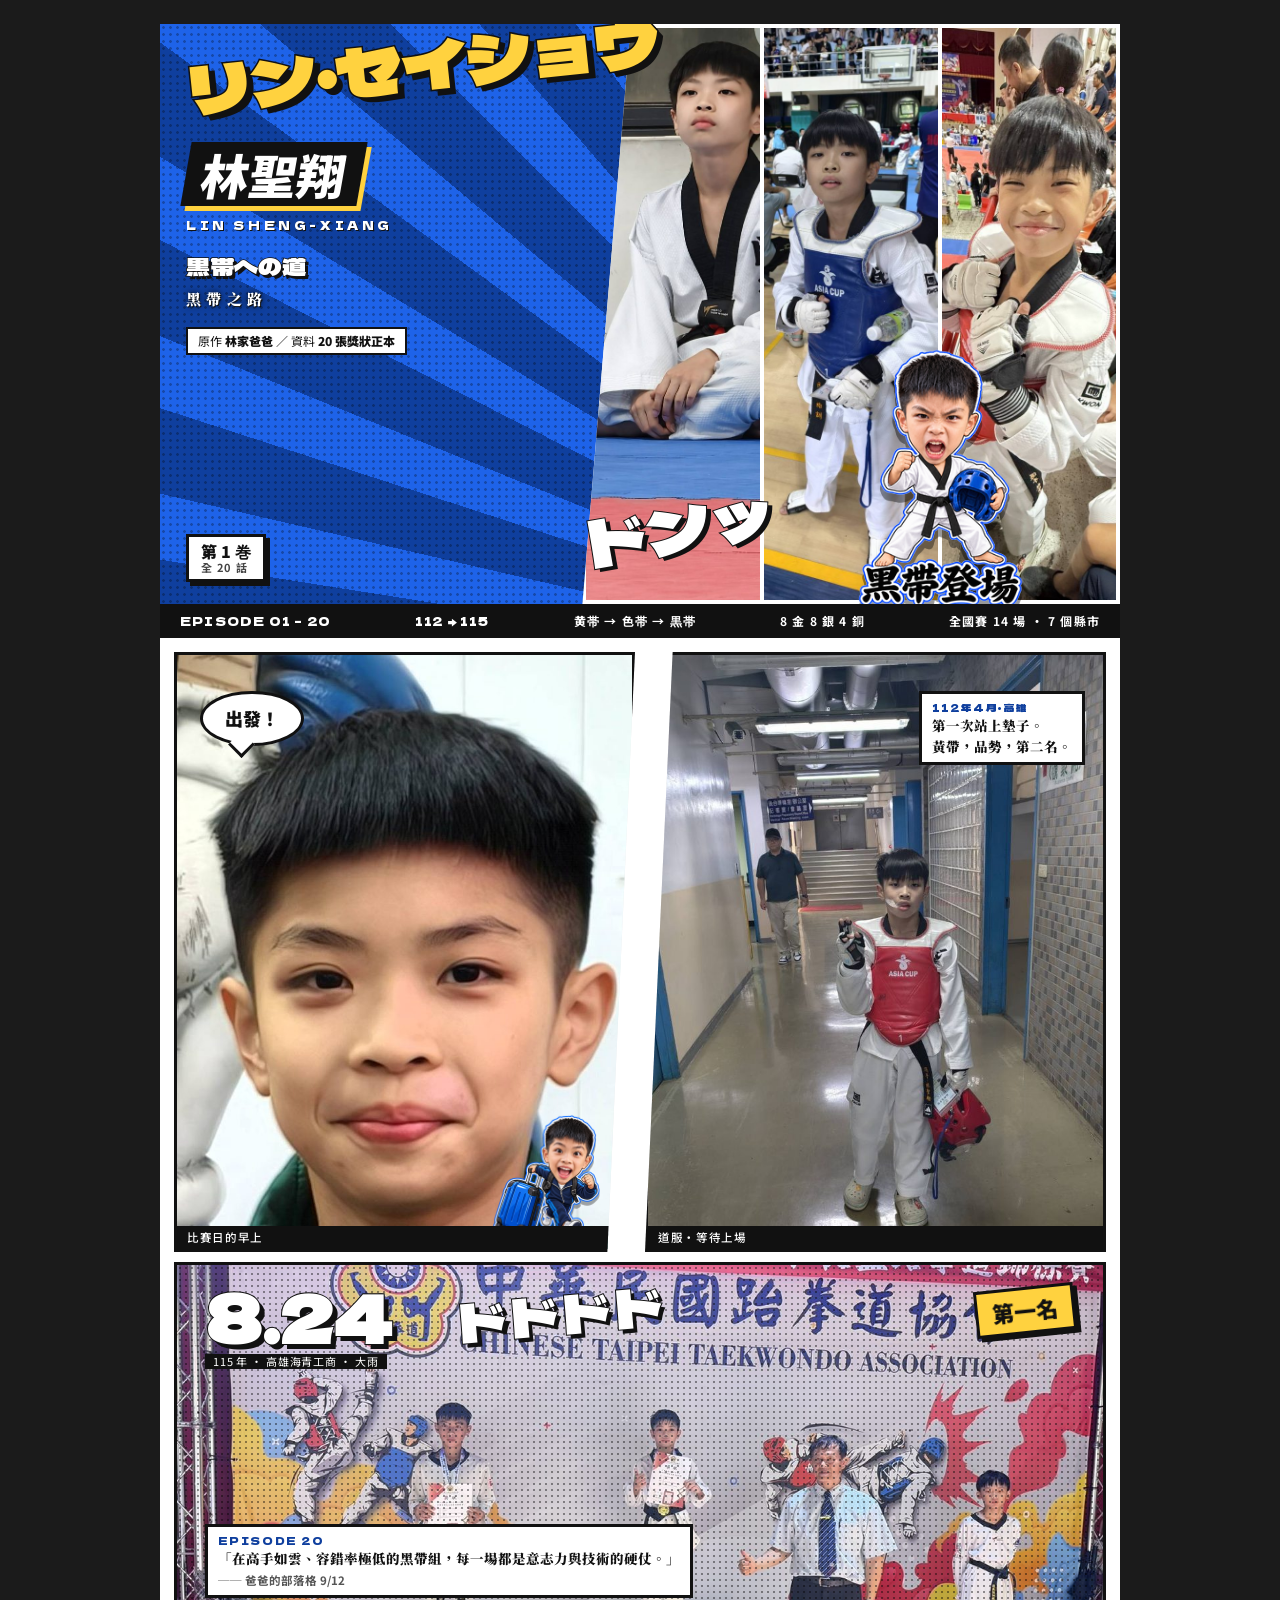
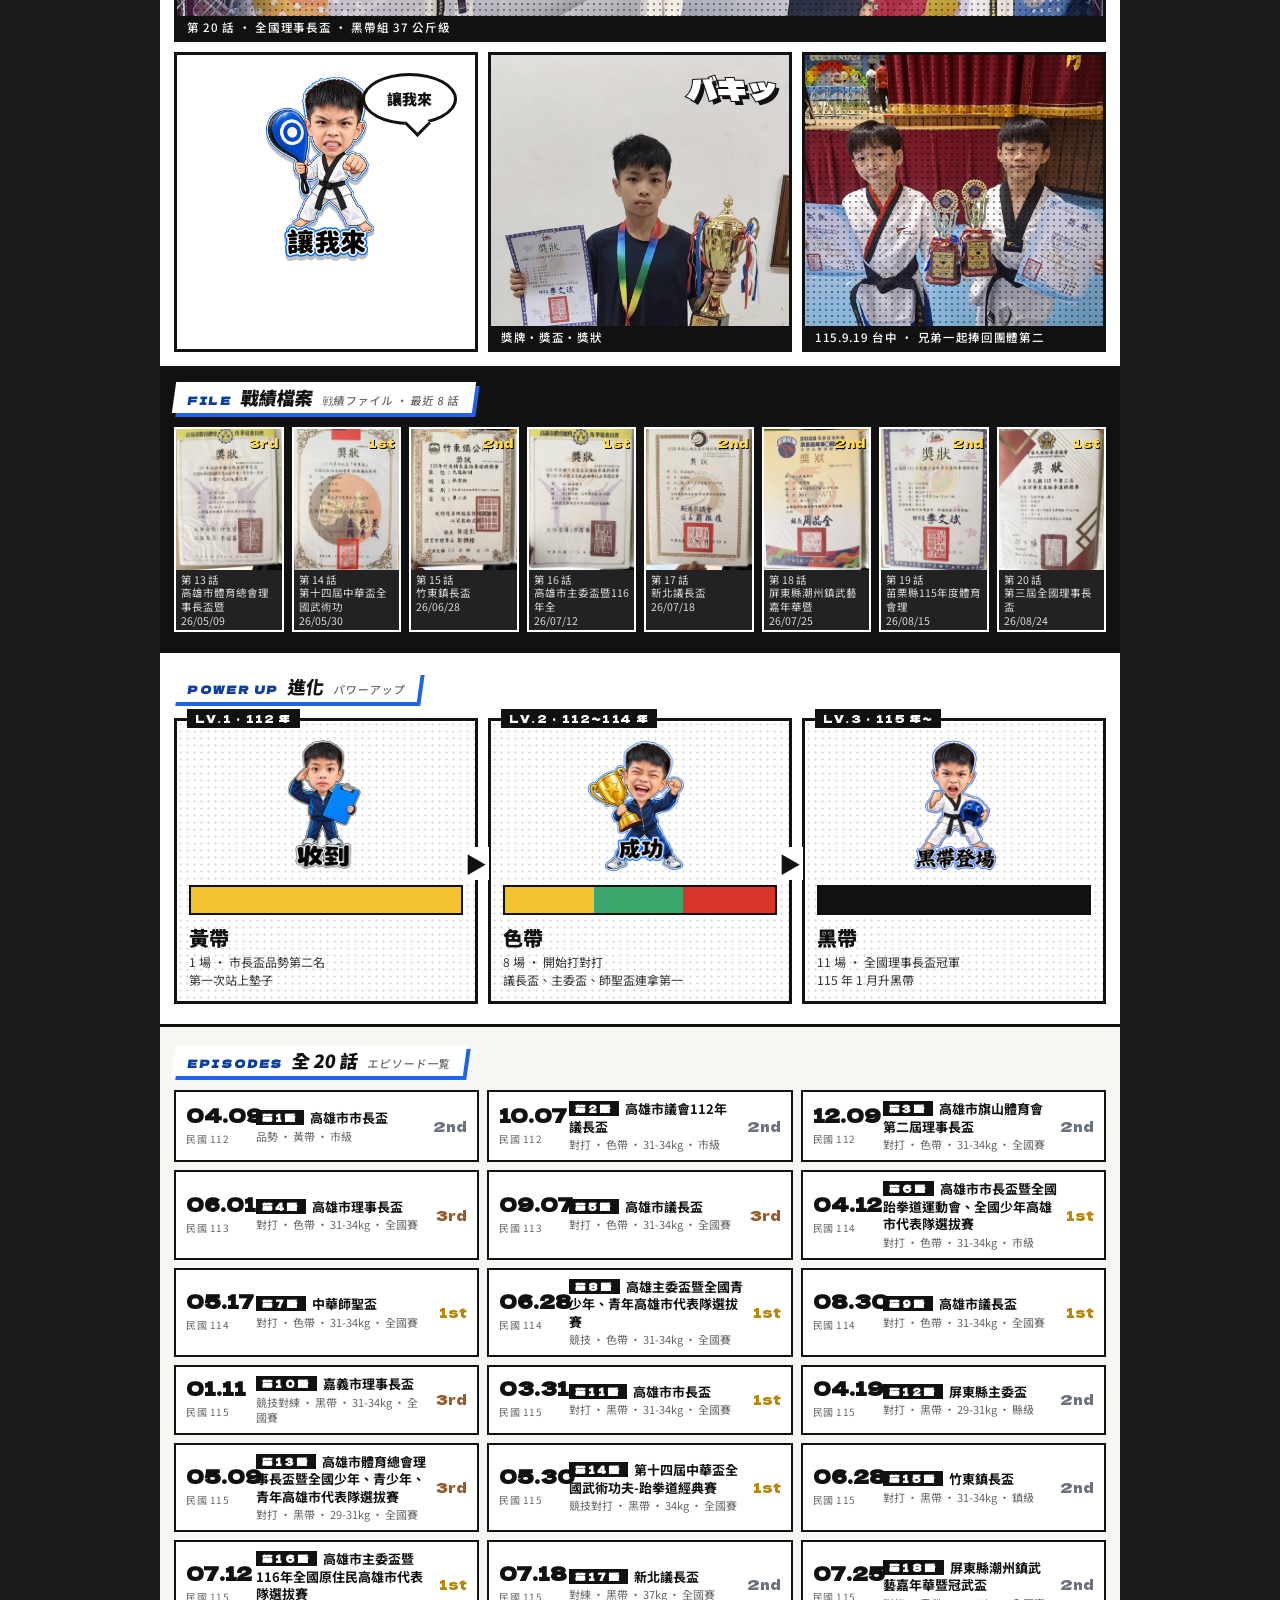
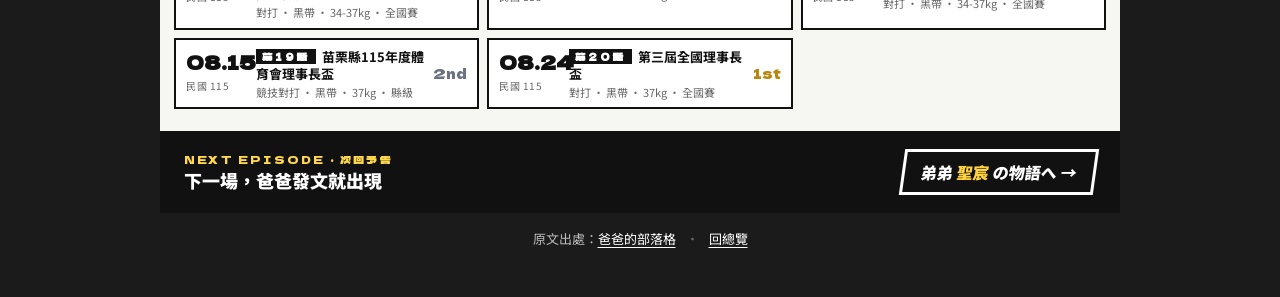
<file: docs/story/xiang.html>
<!doctype html>
<html lang="zh-Hant-TW">
<head>
<meta charset="utf-8">
<meta name="viewport" content="width=device-width,initial-scale=1">
<title>林聖翔の物語：黑帶之路｜林家兄弟跆拳道</title>
<meta name="description" content="哥哥林聖翔的跆拳道故事，漫畫版。從民國 112 年黃帶第一次站上墊子，到 115 年升黑帶、拿下全國理事長盃冠軍：20 張獎狀正本、全 20 話，8 金 8 銀 4 銅。">
<meta property="og:title" content="林聖翔の物語：黑帶之路｜林家兄弟跆拳道">
<meta property="og:description" content="哥哥林聖翔的跆拳道故事，漫畫版。從民國 112 年黃帶第一次站上墊子，到 115 年升黑帶、拿下全國理事長盃冠軍：20 張獎狀正本、全 20 話，8 金 8 銀 4 銅。">
<meta property="og:type" content="article">
<meta property="og:image" content="https://ruru02044567.github.io/lin-brothers-taekwondo/story/img/x-hero-1.jpg">
<meta property="og:url" content="https://ruru02044567.github.io/lin-brothers-taekwondo/story/xiang.html">
<meta name="robots" content="index,follow">
<link rel="canonical" href="https://ruru02044567.github.io/lin-brothers-taekwondo/story/xiang.html">
<link rel="preconnect" href="https://fonts.gstatic.com" crossorigin>
<link rel="stylesheet" href="https://fonts.googleapis.com/css2?family=Dela+Gothic+One&family=Noto+Sans+TC:wght@400;500;700;900&family=Noto+Serif+TC:wght@700;900&display=swap">
<style>
*{box-sizing:border-box}
html{background:#1b1b1b}
body{margin:0;padding:0 0 32px;background:#1b1b1b;color:#111;font-family:"Noto Sans TC","PingFang TC","Microsoft JhengHei",system-ui,sans-serif;font-size:16px;line-height:1.5;-webkit-text-size-adjust:100%}
.lb-story{max-width:960px;margin:0 auto}
.lb-foot{color:#bbb;font-size:13px;padding:14px 16px;text-align:center;line-height:1.8}
.lb-foot a{color:#fff;text-decoration:underline;text-underline-offset:3px}
.lb-foot .sep{margin:0 10px;color:#666}
@media (min-width:961px){.lb-story{margin-top:24px}}
/* ===== 漫畫頁（哥哥、弟弟共用，靠 --c --cd --cl 換色）===== */
.manga{display:block;background:#fff;color:#111;font-family:"Noto Sans TC",sans-serif;overflow:hidden}
.main{min-width:0}
.tone{position:absolute;inset:0;background:radial-gradient(circle,rgba(0,0,0,.40) 1.1px,transparent 1.5px) 0 0/6px 6px;mix-blend-mode:multiply;pointer-events:none}
.sfx{font-family:"Dela Gothic One","Noto Sans TC",sans-serif;color:#fff;-webkit-text-stroke:2px #111;paint-order:stroke fill;text-shadow:4px 4px 0 #111;line-height:1;pointer-events:none}
/* 扉頁：テコンダー朴式 */
.tobira{position:relative;min-height:580px;overflow:hidden;background:var(--cd)}
.burst{position:absolute;inset:-30%;background:repeating-conic-gradient(from 0deg at 78% 92%,var(--c) 0 4deg,var(--cd) 4deg 9deg)}
.tobira .tone{background:radial-gradient(circle,rgba(0,0,0,.28) 1.1px,transparent 1.6px) 0 0/7px 7px}
.col{position:absolute;right:0;top:0;width:56%;height:100%;display:grid;grid-template-columns:1fr 1fr 1fr;gap:4px;background:#fff;padding:4px;clip-path:polygon(9% 0,100% 0,100% 100%,0 100%)}
.col img{width:100%;height:100%;object-fit:cover;display:block}
.hero-stk{position:absolute;right:2%;bottom:-3%;width:34%;max-width:330px;z-index:4;filter:drop-shadow(0 0 0 #fff) drop-shadow(0 8px 0 rgba(0,0,0,.4))}
.ttl{position:absolute;left:26px;top:30px;z-index:5;max-width:52%}
.kana{font-family:"Dela Gothic One","Noto Sans TC",sans-serif;font-size:clamp(34px,5.2vw,66px);line-height:1;color:var(--cl);-webkit-text-stroke:3px #111;paint-order:stroke fill;text-shadow:6px 6px 0 #111;transform:rotate(-6deg);transform-origin:left;letter-spacing:-.02em;white-space:nowrap}
.cn{display:inline-block;margin-top:22px;background:#111;color:#fff;font-weight:900;font-size:clamp(30px,4vw,48px);line-height:1;padding:8px 16px;transform:skew(-10deg);box-shadow:5px 5px 0 var(--cl)}
.en{font-family:"Dela Gothic One","Noto Sans TC",sans-serif;font-size:12px;letter-spacing:.3em;color:#fff;margin-top:10px;text-shadow:1px 1px 0 #111}
.tag{margin-top:14px;font-family:"Dela Gothic One","Noto Sans TC",sans-serif;font-size:24px;color:#fff;-webkit-text-stroke:1.5px #111;paint-order:stroke fill;text-shadow:3px 3px 0 #111}
.tag small{display:block;font-family:"Noto Serif TC",serif;font-weight:900;font-size:15px;letter-spacing:.35em;color:#fff;-webkit-text-stroke:0;text-shadow:1px 1px 0 #111,0 0 6px #000;margin-top:4px}
.credit{margin-top:16px;display:inline-block;background:#fff;color:#111;font-size:12px;padding:3px 10px;border:2px solid #111}
.credit b{font-weight:900}
.vol{position:absolute;left:26px;bottom:22px;z-index:5;background:#fff;border:3px solid #111;padding:6px 12px;font-weight:900;font-size:16px;line-height:1.1;box-shadow:4px 4px 0 #111}
.vol small{display:block;font-size:11px;color:#444;font-weight:700;letter-spacing:.1em}
.tobira .sfx.big{position:absolute;left:44%;bottom:8%;font-size:clamp(36px,5vw,64px);transform:rotate(-10deg);z-index:3}
.bar{background:#111;color:#fff;font-size:12px;letter-spacing:.1em;padding:8px 20px;display:flex;justify-content:space-between;gap:10px 18px;flex-wrap:wrap;font-family:"Dela Gothic One","Noto Sans TC",sans-serif}
.bar span:nth-child(3),.bar span:nth-child(4),.bar span:nth-child(5){font-family:"Noto Sans TC",sans-serif;font-weight:700}
/* 分鏡頁 */
.mp{padding:14px;background:#fff;display:grid;grid-template-columns:repeat(6,1fr);gap:10px}
.pn{position:relative;border:3px solid #111;background:#eee;overflow:hidden;min-height:170px}
.pn img.ph{position:absolute;inset:0;width:100%;height:100%;object-fit:cover}
.pn.color img.ph{filter:none}
.pn .cap{position:absolute;left:0;right:0;bottom:0;background:#111;color:#fff;font-size:11.5px;padding:3px 10px;letter-spacing:.06em;font-weight:500;z-index:5}
.nar{position:absolute;background:#fff;border:3px solid #111;padding:6px 10px;font-family:"Noto Serif TC",serif;font-weight:900;font-size:13.5px;line-height:1.5;max-width:70%;z-index:3}
.nar small{display:block;font-family:"Dela Gothic One","Noto Sans TC",sans-serif;font-weight:400;font-size:10.5px;letter-spacing:.15em;color:var(--cd)}
.nar .by{font-family:"Noto Sans TC",sans-serif;font-weight:700;font-size:11.5px;color:#555}
.bub{position:absolute;background:#fff;border:3px solid #111;border-radius:50%;padding:14px 22px;font-weight:900;font-size:18px;line-height:1.2;z-index:3;text-align:center;white-space:nowrap}
.bub::after{content:"";position:absolute;width:16px;height:16px;background:#fff;border:3px solid #111;border-top:0;border-left:0;transform:rotate(45deg);bottom:-11px;left:30%}
.bub.l::after{left:auto;right:30%}
.stk{position:absolute;z-index:4;filter:drop-shadow(0 4px 0 rgba(0,0,0,.35))}
.pn .sfx{position:absolute;z-index:3;font-size:40px}
.stamp{position:absolute;z-index:4;font-weight:900;background:var(--cl);color:#111;border:3px solid #111;padding:4px 14px;font-size:22px;transform:rotate(-6deg);box-shadow:4px 4px 0 #111}
.date{position:absolute;left:3%;top:5%;z-index:4;line-height:1}
.date b{font-family:"Dela Gothic One","Noto Sans TC",sans-serif;font-size:64px;color:#fff;-webkit-text-stroke:2px #111;paint-order:stroke fill;text-shadow:5px 5px 0 #111}
.date small{display:block;background:#111;color:#fff;font-size:11px;padding:2px 8px;margin-top:6px;letter-spacing:.08em;width:max-content}
.pA{grid-column:1/4;min-height:600px;clip-path:polygon(0 0,100% 0,94% 100%,0 100%)}
.pB{grid-column:4/7;min-height:600px;clip-path:polygon(6% 0,100% 0,100% 100%,0 100%)}
.pC{grid-column:1/7;min-height:380px}
.pD{grid-column:1/3;background:#fff;min-height:300px}
.pE{grid-column:3/5;min-height:300px}
.pF{grid-column:5/7;min-height:300px}
.pD .stk{position:static;display:block;width:76%;margin:14px auto 0;filter:drop-shadow(0 4px 0 rgba(0,0,0,.25))}
/* 檔案、進化、目次 */
.file{background:#111;padding:16px 14px 18px;color:#fff}
.file .h,.evo .h,.toc .h{display:inline-block;font-weight:900;font-size:18px;background:#fff;color:#111;padding:2px 14px;transform:skew(-8deg);box-shadow:4px 4px 0 var(--c)}
.file .h i,.evo .h i,.toc .h i{font-style:normal;font-family:"Dela Gothic One","Noto Sans TC",sans-serif;font-size:11px;letter-spacing:.15em;color:var(--cd);margin-right:8px}
.file .h small,.evo .h small,.toc .h small{font-size:11px;color:#666;margin-left:10px;font-weight:500;letter-spacing:.08em}
.strip8{display:grid;grid-template-columns:repeat(8,1fr);gap:8px;margin-top:14px}
.strip8 figure{margin:0;position:relative;border:2px solid #fff;background:#222}
.strip8 img{width:100%;aspect-ratio:3/4;object-fit:cover;display:block}
.strip8 figcaption{font-size:10.5px;padding:3px 5px;line-height:1.3;color:#ddd}
.strip8 .r{position:absolute;top:4px;right:4px;font-family:"Dela Gothic One","Noto Sans TC",sans-serif;font-size:13px;color:#ffd84d;text-shadow:1px 1px 0 #000}
.evo{padding:18px 14px 20px;background:#fff;border-top:3px solid #111}
.evo3{display:grid;grid-template-columns:repeat(3,1fr);gap:10px;margin-top:16px}
.evo3 div{position:relative;border:3px solid #111;padding:14px 12px 12px;background:radial-gradient(circle,rgba(0,0,0,.12) 1px,transparent 1.4px) 0 0/7px 7px}
.evo3 img{width:60%;display:block;margin:0 auto}
.evo3 .belt{height:12px;border:2px solid #111;margin-top:8px}
.evo3 .belt.y{background:#f2c230}.evo3 .belt.r{background:linear-gradient(90deg,#f2c230 0 33%,#3aa66b 33% 66%,#d9342b 66%)}.evo3 .belt.k{background:#111}
.evo3 b{display:block;font-size:20px;font-weight:900;margin-top:8px}
.evo3 small{font-size:12px;color:#333;display:block;line-height:1.5}
.evo3 .lv{position:absolute;top:-12px;left:10px;background:#111;color:#fff;font-family:"Dela Gothic One","Noto Sans TC",sans-serif;font-size:11px;padding:1px 8px;letter-spacing:.15em}
.evo3 .arrow{position:absolute;right:-14px;top:45%;font-size:22px;font-weight:900;z-index:2;background:#fff;padding:0 2px}
.toc{padding:18px 14px 22px;background:#f6f6f2;border-top:3px solid #111;color:#111}
.ecs{display:grid;grid-template-columns:repeat(auto-fill,minmax(250px,1fr));gap:8px;margin-top:14px}
.ec{display:grid;grid-template-columns:62px 1fr auto;gap:8px;align-items:center;background:#fff;border:2px solid #111;padding:8px 10px}
.ed b{font-family:"Dela Gothic One","Noto Sans TC",sans-serif;font-size:19px;line-height:1;display:block}
.ed small{font-size:10px;color:#666;letter-spacing:.05em}
.et{font-size:13px;font-weight:700;line-height:1.35}
.et .en{font-size:10px;background:#111;color:#fff;padding:0 6px;margin-right:6px;font-weight:900;vertical-align:1px}
.et small{display:block;font-weight:400;color:#666;font-size:11px;margin-top:2px}
.er{font-family:"Dela Gothic One","Noto Sans TC",sans-serif;font-size:14px;color:#999}
.er.g{color:#b8860b}.er.s{color:#6b7280}.er.b{color:#9a5b2c}
.next{background:#111;color:#fff;padding:18px 24px;display:grid;grid-template-columns:1fr auto;gap:12px;align-items:center}
.next b{font-size:18px;font-weight:900}
.next small{display:block;font-family:"Dela Gothic One","Noto Sans TC",sans-serif;font-size:11px;letter-spacing:.2em;color:#ffd84d}
.next .go{text-decoration:none;display:inline-block;border:3px solid #fff;padding:8px 16px;font-weight:900;color:#fff;transform:skew(-8deg)}
.next .go span{color:var(--cl)}
.next .go:hover{background:#fff;color:#111}.next .go:hover span{color:var(--cd)}
@media (max-width:820px){
  .tobira{min-height:0}.col{position:relative;width:100%;height:260px;clip-path:none;padding:0;gap:3px}
  .hero-stk{right:4px;bottom:auto;top:110px;width:40%}
  .ttl{position:relative;left:0;top:0;max-width:100%;padding:18px 16px 70px}.kana{white-space:normal;font-size:40px}
  .vol{left:16px;bottom:14px}.tobira .sfx.big{left:auto;right:12px;bottom:14px;font-size:40px}
  .mp{grid-template-columns:1fr 1fr}.pA,.pB{grid-column:span 2;clip-path:none;min-height:440px}.pC{grid-column:span 2;min-height:300px}.pD{grid-column:span 2}.pE,.pF{grid-column:span 1;min-height:220px}
  .date b{font-size:44px}.nar{max-width:90%}.bub{font-size:15px;padding:10px 16px}
  .strip8{grid-template-columns:repeat(4,1fr)}.evo3{grid-template-columns:1fr}.evo3 .arrow{display:none}.ecs{grid-template-columns:1fr}
  .next{grid-template-columns:1fr}
}
</style>
</head>
<body>
<main class="lb-story" id="lb-story">
<div class="manga" style="--c:#1e63e9;--cd:#0f3f9e;--cl:#ffd23f">
<div class="main">
<div class="tobira">
<div class="burst"></div><div class="tone"></div>
<div class="col"><img src="img/x-hero-1.jpg" style="object-position:50% 8%" alt="林聖翔"><img src="img/x-hero-2.jpg" style="object-position:55% 10%" alt="林聖翔"><img src="img/x-hero-3.jpg" style="object-position:50% 12%" alt="林聖翔"></div>
<img class="hero-stk" src="img/x-stk-16.png" alt="林聖翔 貼圖">
<div class="ttl">
<div class="kana">リン・セイショウ</div>
<div class="cn">林聖翔</div>
<div class="en">LIN SHENG-XIANG</div>
<div class="tag">黒帯への道<small>黑帶之路</small></div>
<div class="credit">原作 <b>林家爸爸</b> ／ 資料 <b>20 張獎狀正本</b></div>
</div>
<div class="vol">第 1 巻<small>全 20 話</small></div>
<div class="sfx big">ドンッ</div>
</div>
<div class="bar"><span>EPISODE 01 – 20</span><span>112 → 115</span><span>黄帯 → 色帯 → 黒帯</span><span>8 金 8 銀 4 銅</span><span>全國賽 14 場 · 7 個縣市</span></div>
<div class="mp">
<div class="pn pA"><img class="ph" src="img/x-panel-a.jpg" style="object-position:50% 15%" alt="林聖翔・比賽日的早上"><div class="bub" style="left:5%;top:6%">出發！</div><img class="stk" src="img/x-stk-03.png" style="right:-2%;bottom:-3%;width:40%" alt=""><div class="cap">比賽日的早上</div></div>
<div class="pn pB"><img class="ph" src="img/x-panel-b.jpg" style="object-position:50% 8%" alt="林聖翔・道服・等待上場"><div class="nar" style="right:4%;top:6%"><small>112年4月・高雄</small>第一次站上墊子。<br>黃帶，品勢，第二名。</div><div class="cap">道服・等待上場</div></div>
<div class="pn pC color"><img class="ph" src="img/x-panel-c.jpg" style="object-position:50% 40%" alt="林聖翔・第 20 話 · 全國理事長盃 · 黑帶組 37 公斤級" loading="lazy"><div class="tone"></div>
<div class="date"><b>8.24</b><small>115 年 · 高雄海青工商 · 大雨</small></div>
<div class="sfx" style="left:30%;top:6%;font-size:52px;transform:rotate(-5deg)">ドドドド</div>
<div class="stamp" style="right:3%;top:6%">第一名</div>
<div class="nar" style="left:3%;bottom:11%;max-width:58%"><small>EPISODE 20</small>「在高手如雲、容錯率極低的黑帶組，每一場都是意志力與技術的硬仗。」<br><span class="by">── 爸爸的部落格 9/12</span></div>
<div class="cap">第 20 話 · 全國理事長盃 · 黑帶組 37 公斤級</div></div>
<div class="pn pD"><img class="stk" src="img/x-stk-09.png" alt="林聖翔 貼圖" loading="lazy"><div class="bub l" style="right:6%;top:6%;font-size:15px">讓我來</div></div>
<div class="pn pE"><img class="ph" src="img/x-panel-e.jpg" style="object-position:50% 12%" alt="獎牌・獎盃・獎狀" loading="lazy"><div class="sfx" style="right:4%;top:6%;font-size:30px">バキッ</div><div class="cap">獎牌・獎盃・獎狀</div></div>
<div class="pn pF color"><img class="ph" src="img/x-panel-f.jpg" style="object-position:50% 20%" alt="115.9.19 台中 · 兄弟一起捧回團體第二" loading="lazy"><div class="tone"></div><div class="cap">115.9.19 台中 · 兄弟一起捧回團體第二</div></div>
</div>
<div class="file"><span class="h"><i>FILE</i>戰績檔案<small>戦績ファイル · 最近 8 話</small></span><div class="strip8"><figure><img src="img/x-cert-X13.jpg" alt="第 13 話獎狀" loading="lazy"><span class="r">3rd</span><figcaption>第 13 話<br>高雄市體育總會理事長盃暨<br>26/05/09</figcaption></figure><figure><img src="img/x-cert-X14.jpg" alt="第 14 話獎狀" loading="lazy"><span class="r">1st</span><figcaption>第 14 話<br>第十四屆中華盃全國武術功<br>26/05/30</figcaption></figure><figure><img src="img/x-cert-X15.jpg" alt="第 15 話獎狀" loading="lazy"><span class="r">2nd</span><figcaption>第 15 話<br>竹東鎮長盃<br>26/06/28</figcaption></figure><figure><img src="img/x-cert-X16.jpg" alt="第 16 話獎狀" loading="lazy"><span class="r">1st</span><figcaption>第 16 話<br>高雄市主委盃暨116年全<br>26/07/12</figcaption></figure><figure><img src="img/x-cert-X17.jpg" alt="第 17 話獎狀" loading="lazy"><span class="r">2nd</span><figcaption>第 17 話<br>新北議長盃<br>26/07/18</figcaption></figure><figure><img src="img/x-cert-X18.jpg" alt="第 18 話獎狀" loading="lazy"><span class="r">2nd</span><figcaption>第 18 話<br>屏東縣潮州鎮武藝嘉年華暨<br>26/07/25</figcaption></figure><figure><img src="img/x-cert-X19.jpg" alt="第 19 話獎狀" loading="lazy"><span class="r">2nd</span><figcaption>第 19 話<br>苗栗縣115年度體育會理<br>26/08/15</figcaption></figure><figure><img src="img/x-cert-X20.jpg" alt="第 20 話獎狀" loading="lazy"><span class="r">1st</span><figcaption>第 20 話<br>第三屆全國理事長盃<br>26/08/24</figcaption></figure></div></div>
<div class="evo"><span class="h"><i>POWER UP</i>進化<small>パワーアップ</small></span><div class="evo3"><div><span class="lv">LV.1 · 112 年</span><img src="img/x-stk-01.png" alt="林聖翔 貼圖" loading="lazy"><div class="belt y"></div><b>黃帶</b><small>1 場 · 市長盃品勢第二名<br>第一次站上墊子</small><span class="arrow">▶</span></div><div><span class="lv">LV.2 · 112～114 年</span><img src="img/x-stk-11.png" alt="林聖翔 貼圖" loading="lazy"><div class="belt r"></div><b>色帶</b><small>8 場 · 開始打對打<br>議長盃、主委盃、師聖盃連拿第一</small><span class="arrow">▶</span></div><div><span class="lv">LV.3 · 115 年～</span><img src="img/x-stk-16.png" alt="林聖翔 貼圖" loading="lazy"><div class="belt k"></div><b>黑帶</b><small>11 場 · 全國理事長盃冠軍<br>115 年 1 月升黑帶</small></div></div></div>
<div class="toc"><span class="h"><i>EPISODES</i>全 20 話<small>エピソード一覧</small></span><div class="ecs"><div class="ec"><div class="ed"><b>04.09</b><small>民國 112</small></div><div class="et"><span class="en">第1話</span>高雄市市長盃<small>品勢 · 黃帶 · 市級</small></div><div class="er s">2nd</div></div><div class="ec"><div class="ed"><b>10.07</b><small>民國 112</small></div><div class="et"><span class="en">第2話</span>高雄市議會112年議長盃<small>對打 · 色帶 · 31-34kg · 市級</small></div><div class="er s">2nd</div></div><div class="ec"><div class="ed"><b>12.09</b><small>民國 112</small></div><div class="et"><span class="en">第3話</span>高雄市旗山體育會第二屆理事長盃<small>對打 · 色帶 · 31-34kg · 全國賽</small></div><div class="er s">2nd</div></div><div class="ec"><div class="ed"><b>06.01</b><small>民國 113</small></div><div class="et"><span class="en">第4話</span>高雄市理事長盃<small>對打 · 色帶 · 31-34kg · 全國賽</small></div><div class="er b">3rd</div></div><div class="ec"><div class="ed"><b>09.07</b><small>民國 113</small></div><div class="et"><span class="en">第5話</span>高雄市議長盃<small>對打 · 色帶 · 31-34kg · 全國賽</small></div><div class="er b">3rd</div></div><div class="ec"><div class="ed"><b>04.12</b><small>民國 114</small></div><div class="et"><span class="en">第6話</span>高雄市市長盃暨全國跆拳道運動會、全國少年高雄市代表隊選拔賽<small>對打 · 色帶 · 31-34kg · 市級</small></div><div class="er g">1st</div></div><div class="ec"><div class="ed"><b>05.17</b><small>民國 114</small></div><div class="et"><span class="en">第7話</span>中華師聖盃<small>對打 · 色帶 · 31-34kg · 全國賽</small></div><div class="er g">1st</div></div><div class="ec"><div class="ed"><b>06.28</b><small>民國 114</small></div><div class="et"><span class="en">第8話</span>高雄主委盃暨全國青少年、青年高雄市代表隊選拔賽<small>競技 · 色帶 · 31-34kg · 全國賽</small></div><div class="er g">1st</div></div><div class="ec"><div class="ed"><b>08.30</b><small>民國 114</small></div><div class="et"><span class="en">第9話</span>高雄市議長盃<small>對打 · 色帶 · 31-34kg · 全國賽</small></div><div class="er g">1st</div></div><div class="ec"><div class="ed"><b>01.11</b><small>民國 115</small></div><div class="et"><span class="en">第10話</span>嘉義市理事長盃<small>競技對練 · 黑帶 · 31-34kg · 全國賽</small></div><div class="er b">3rd</div></div><div class="ec"><div class="ed"><b>03.31</b><small>民國 115</small></div><div class="et"><span class="en">第11話</span>高雄市市長盃<small>對打 · 黑帶 · 31-34kg · 全國賽</small></div><div class="er g">1st</div></div><div class="ec"><div class="ed"><b>04.19</b><small>民國 115</small></div><div class="et"><span class="en">第12話</span>屏東縣主委盃<small>對打 · 黑帶 · 29-31kg · 縣級</small></div><div class="er s">2nd</div></div><div class="ec"><div class="ed"><b>05.09</b><small>民國 115</small></div><div class="et"><span class="en">第13話</span>高雄市體育總會理事長盃暨全國少年、青少年、青年高雄市代表隊選拔賽<small>對打 · 黑帶 · 29-31kg · 全國賽</small></div><div class="er b">3rd</div></div><div class="ec"><div class="ed"><b>05.30</b><small>民國 115</small></div><div class="et"><span class="en">第14話</span>第十四屆中華盃全國武術功夫-跆拳道經典賽<small>競技對打 · 黑帶 · 34kg · 全國賽</small></div><div class="er g">1st</div></div><div class="ec"><div class="ed"><b>06.28</b><small>民國 115</small></div><div class="et"><span class="en">第15話</span>竹東鎮長盃<small>對打 · 黑帶 · 31-34kg · 鎮級</small></div><div class="er s">2nd</div></div><div class="ec"><div class="ed"><b>07.12</b><small>民國 115</small></div><div class="et"><span class="en">第16話</span>高雄市主委盃暨116年全國原住民高雄市代表隊選拔賽<small>對打 · 黑帶 · 34-37kg · 全國賽</small></div><div class="er g">1st</div></div><div class="ec"><div class="ed"><b>07.18</b><small>民國 115</small></div><div class="et"><span class="en">第17話</span>新北議長盃<small>對練 · 黑帶 · 37kg · 全國賽</small></div><div class="er s">2nd</div></div><div class="ec"><div class="ed"><b>07.25</b><small>民國 115</small></div><div class="et"><span class="en">第18話</span>屏東縣潮州鎮武藝嘉年華暨冠武盃<small>對打 · 黑帶 · 34-37kg · 全國賽</small></div><div class="er s">2nd</div></div><div class="ec"><div class="ed"><b>08.15</b><small>民國 115</small></div><div class="et"><span class="en">第19話</span>苗栗縣115年度體育會理事長盃<small>競技對打 · 黑帶 · 37kg · 縣級</small></div><div class="er s">2nd</div></div><div class="ec"><div class="ed"><b>08.24</b><small>民國 115</small></div><div class="et"><span class="en">第20話</span>第三屆全國理事長盃<small>對打 · 黑帶 · 37kg · 全國賽</small></div><div class="er g">1st</div></div></div></div>
<div class="next"><div><small>NEXT EPISODE · 次回予告</small><b>下一場，爸爸發文就出現</b></div><a class="go" href="chen.html">弟弟 <span>聖宸</span> の物語へ →</a></div>
</div>
</div>
<footer class="lb-foot">原文出處：<a href="https://linsheng-xiang.blogspot.com/" target="_blank" rel="noopener">爸爸的部落格</a><span class="sep">·</span><a href="../index.html">回總覽</a></footer>
</main>
</body>
</html>
</file>
